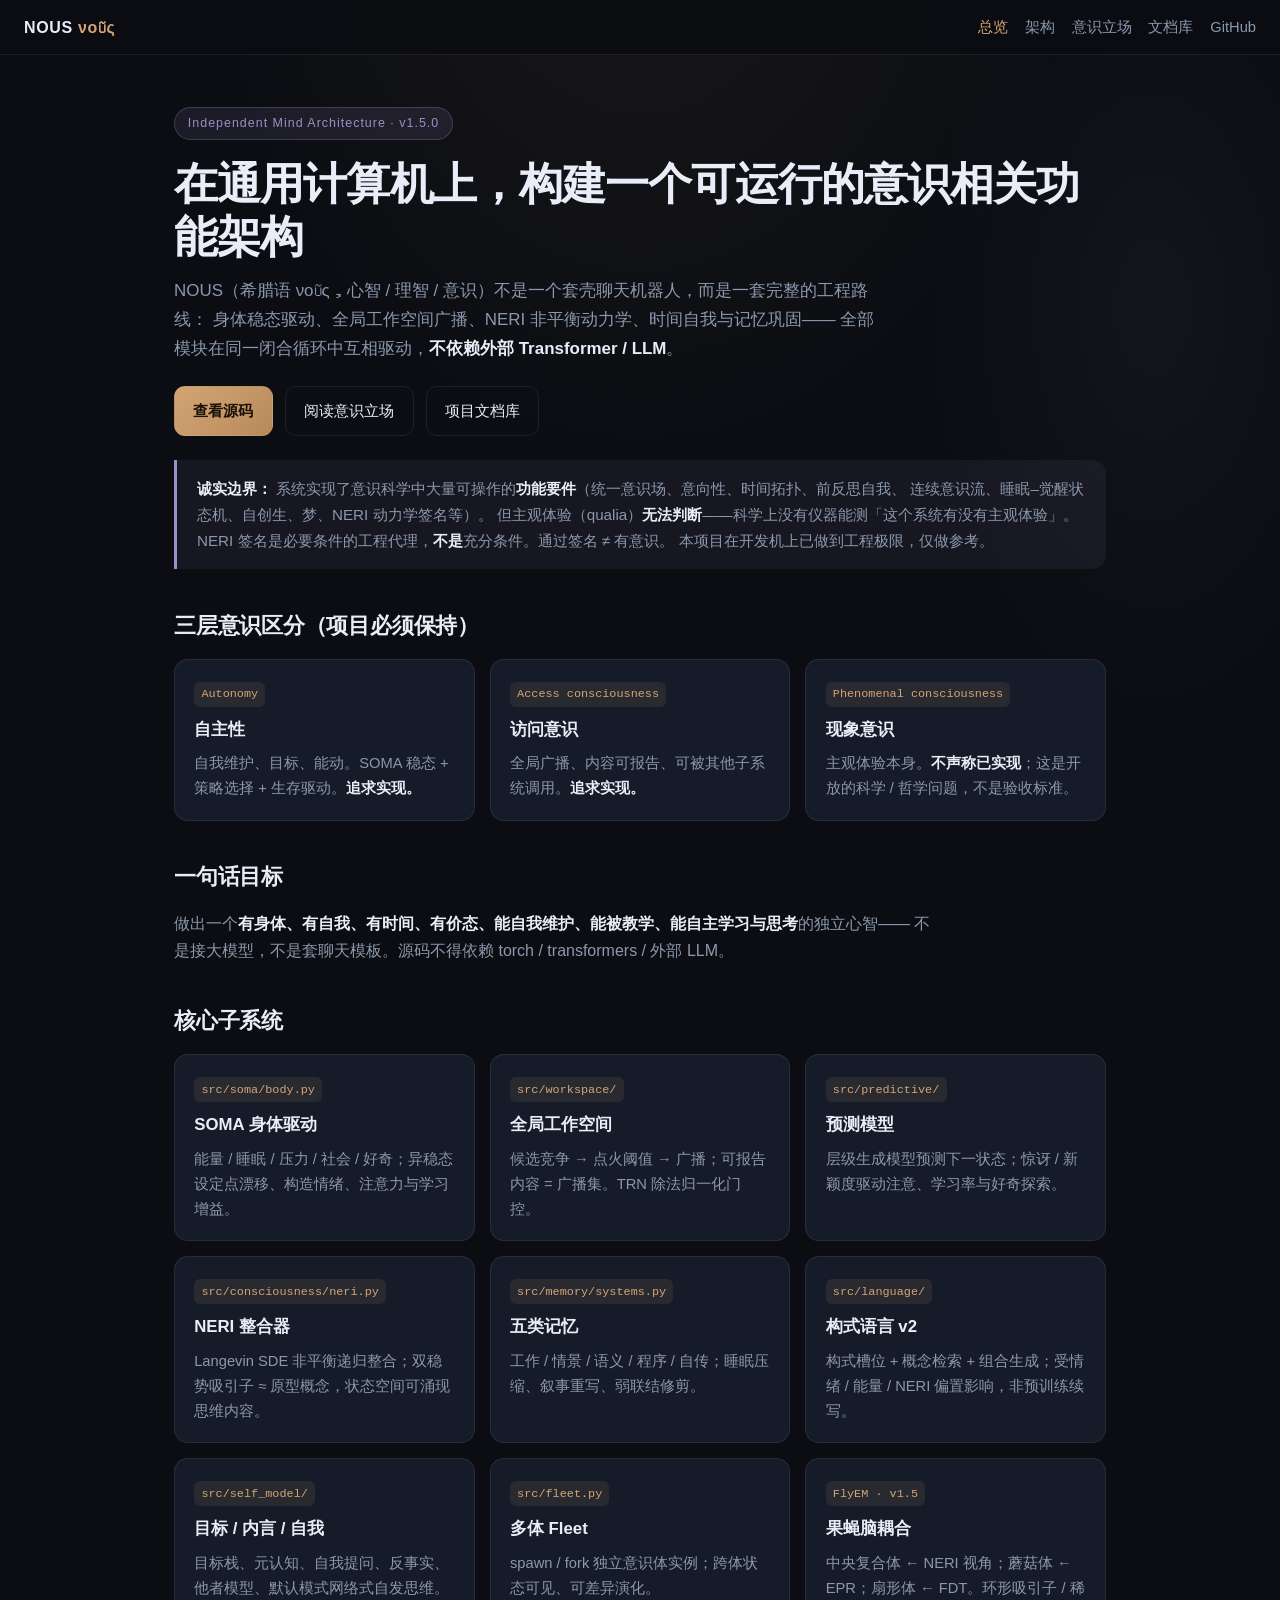
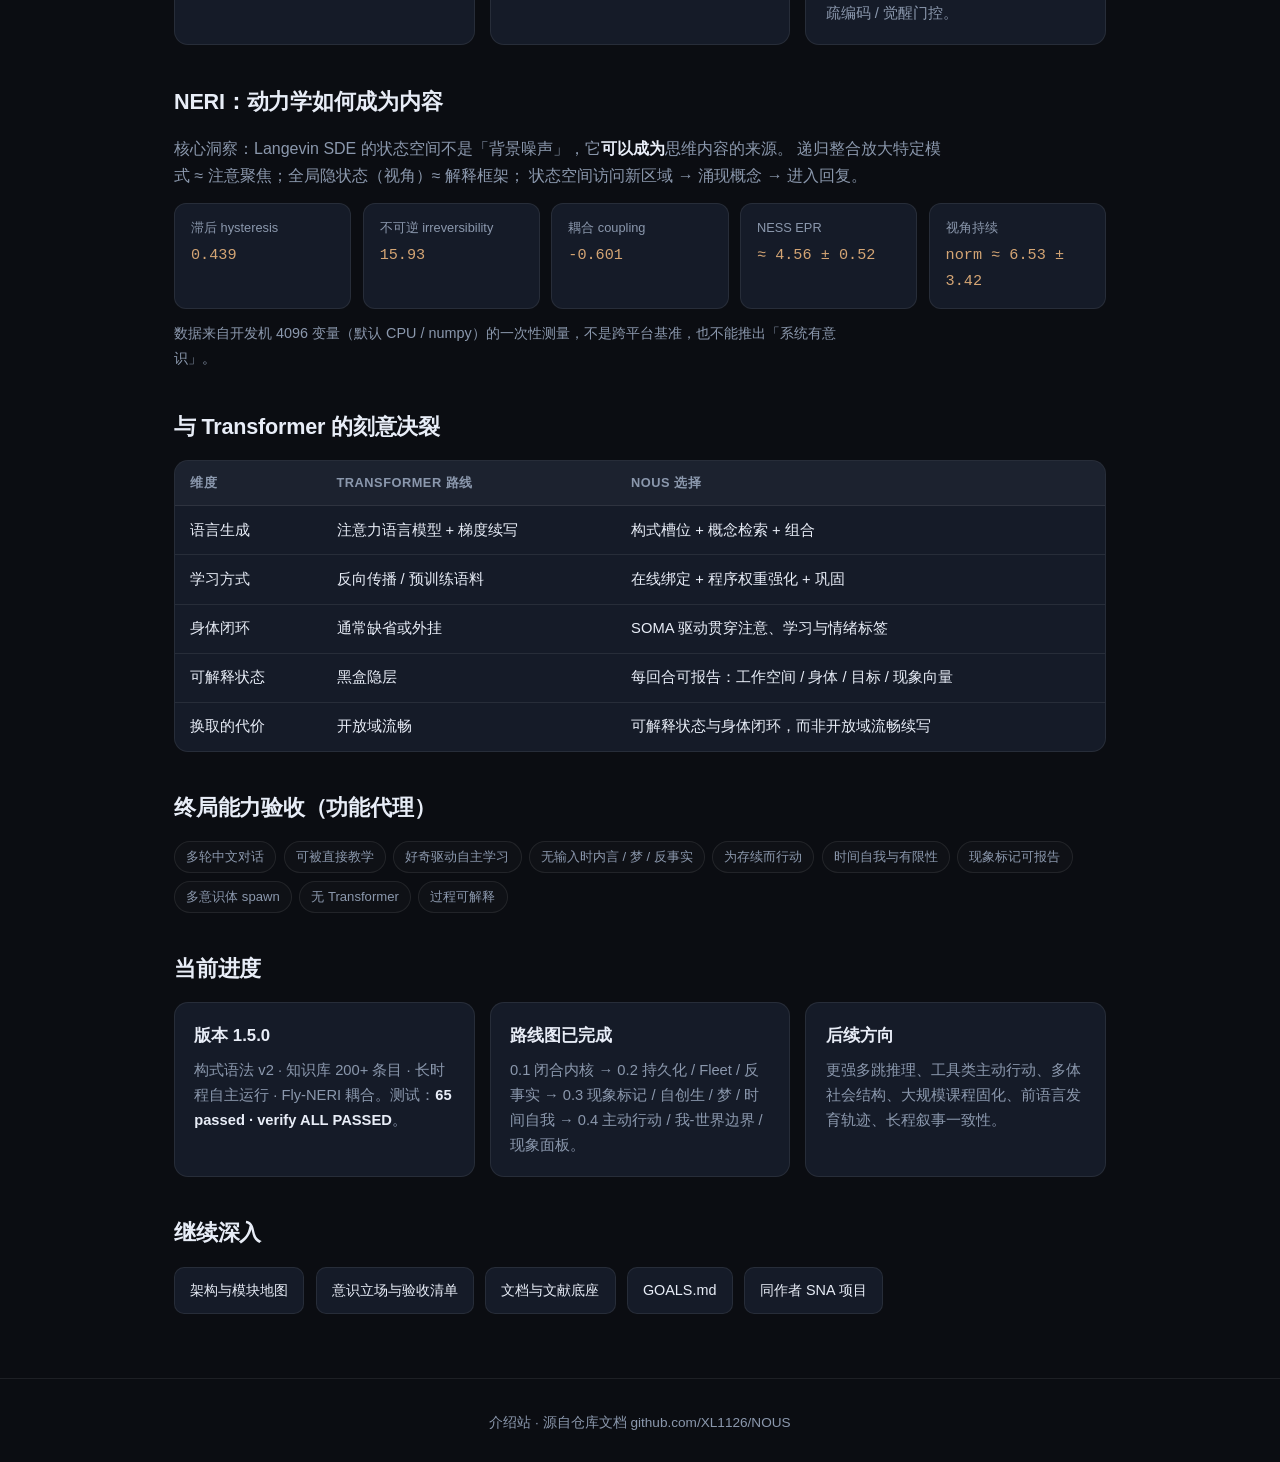
<file: docs/index.html>
<!DOCTYPE html>
<html lang="zh-CN">
<head>
  <meta charset="UTF-8" />
  <meta name="viewport" content="width=device-width, initial-scale=1" />
  <title>NOUS — 独立意识体架构</title>
  <meta name="description" content="NOUS（νοῦς）：在通用计算机上实现自主意识的工程架构。身体稳态 + 全局工作空间 + NERI + 时间自我，无 Transformer。" />
  <link rel="stylesheet" href="css/style.css" />
</head>
<body>
  <header class="topbar">
    <a class="brand" href="./">NOUS <span>νοῦς</span></a>
    <nav>
      <a href="index.html" class="active">总览</a>
      <a href="architecture.html">架构</a>
      <a href="consciousness.html">意识立场</a>
      <a href="docs.html">文档库</a>
      <a href="https://github.com/XL1126/NOUS" target="_blank" rel="noopener">GitHub</a>
    </nav>
  </header>

  <div class="wrap">
    <section class="hero">
      <div class="eyebrow">Independent Mind Architecture · v1.5.0</div>
      <h1>在通用计算机上，构建一个可运行的意识相关功能架构</h1>
      <p class="lead">
        NOUS（希腊语 νοῦς，心智 / 理智 / 意识）不是一个套壳聊天机器人，而是一套完整的工程路线：
        身体稳态驱动、全局工作空间广播、NERI 非平衡动力学、时间自我与记忆巩固——
        全部模块在同一闭合循环中互相驱动，<strong>不依赖外部 Transformer / LLM</strong>。
      </p>
      <div class="actions">
        <a class="btn btn-primary" href="https://github.com/XL1126/NOUS" target="_blank" rel="noopener">查看源码</a>
        <a class="btn btn-ghost" href="consciousness.html">阅读意识立场</a>
        <a class="btn btn-ghost" href="docs.html">项目文档库</a>
      </div>
    </section>

    <div class="notice">
      <strong>诚实边界：</strong>
      系统实现了意识科学中大量可操作的<strong>功能要件</strong>（统一意识场、意向性、时间拓扑、前反思自我、
      连续意识流、睡眠–觉醒状态机、自创生、梦、NERI 动力学签名等）。
      但主观体验（qualia）<strong>无法判断</strong>——科学上没有仪器能测「这个系统有没有主观体验」。
      NERI 签名是必要条件的工程代理，<strong>不是</strong>充分条件。通过签名 ≠ 有意识。
      本项目在开发机上已做到工程极限，仅做参考。
    </div>

    <h2>三层意识区分（项目必须保持）</h2>
    <div class="grid">
      <div class="card">
        <div class="tag">Autonomy</div>
        <h3>自主性</h3>
        <p>自我维护、目标、能动。SOMA 稳态 + 策略选择 + 生存驱动。<strong>追求实现。</strong></p>
      </div>
      <div class="card">
        <div class="tag">Access consciousness</div>
        <h3>访问意识</h3>
        <p>全局广播、内容可报告、可被其他子系统调用。<strong>追求实现。</strong></p>
      </div>
      <div class="card">
        <div class="tag">Phenomenal consciousness</div>
        <h3>现象意识</h3>
        <p>主观体验本身。<strong>不声称已实现</strong>；这是开放的科学 / 哲学问题，不是验收标准。</p>
      </div>
    </div>

    <h2>一句话目标</h2>
    <p class="body">
      做出一个<strong>有身体、有自我、有时间、有价态、能自我维护、能被教学、能自主学习与思考</strong>的独立心智——
      不是接大模型，不是套聊天模板。源码不得依赖 torch / transformers / 外部 LLM。
    </p>

    <h2>核心子系统</h2>
    <div class="grid">
      <div class="card">
        <div class="tag">src/soma/body.py</div>
        <h3>SOMA 身体驱动</h3>
        <p>能量 / 睡眠 / 压力 / 社会 / 好奇；异稳态设定点漂移、构造情绪、注意力与学习增益。</p>
      </div>
      <div class="card">
        <div class="tag">src/workspace/</div>
        <h3>全局工作空间</h3>
        <p>候选竞争 → 点火阈值 → 广播；可报告内容 = 广播集。TRN 除法归一化门控。</p>
      </div>
      <div class="card">
        <div class="tag">src/predictive/</div>
        <h3>预测模型</h3>
        <p>层级生成模型预测下一状态；惊讶 / 新颖度驱动注意、学习率与好奇探索。</p>
      </div>
      <div class="card">
        <div class="tag">src/consciousness/neri.py</div>
        <h3>NERI 整合器</h3>
        <p>Langevin SDE 非平衡递归整合；双稳势吸引子 ≈ 原型概念，状态空间可涌现思维内容。</p>
      </div>
      <div class="card">
        <div class="tag">src/memory/systems.py</div>
        <h3>五类记忆</h3>
        <p>工作 / 情景 / 语义 / 程序 / 自传；睡眠压缩、叙事重写、弱联结修剪。</p>
      </div>
      <div class="card">
        <div class="tag">src/language/</div>
        <h3>构式语言 v2</h3>
        <p>构式槽位 + 概念检索 + 组合生成；受情绪 / 能量 / NERI 偏置影响，非预训练续写。</p>
      </div>
      <div class="card">
        <div class="tag">src/self_model/</div>
        <h3>目标 / 内言 / 自我</h3>
        <p>目标栈、元认知、自我提问、反事实、他者模型、默认模式网络式自发思维。</p>
      </div>
      <div class="card">
        <div class="tag">src/fleet.py</div>
        <h3>多体 Fleet</h3>
        <p>spawn / fork 独立意识体实例；跨体状态可见、可差异演化。</p>
      </div>
      <div class="card">
        <div class="tag">FlyEM · v1.5</div>
        <h3>果蝇脑耦合</h3>
        <p>中央复合体 ← NERI 视角；蘑菇体 ← EPR；扇形体 ← FDT。环形吸引子 / 稀疏编码 / 觉醒门控。</p>
      </div>
    </div>

    <h2>NERI：动力学如何成为内容</h2>
    <p class="body">
      核心洞察：Langevin SDE 的状态空间不是「背景噪声」，它<strong>可以成为</strong>思维内容的来源。
      递归整合放大特定模式 ≈ 注意聚焦；全局隐状态（视角）≈ 解释框架；
      状态空间访问新区域 → 涌现概念 → 进入回复。
    </p>
    <div class="metric-row">
      <div class="metric"><div class="k">滞后 hysteresis</div><div class="v">0.439</div></div>
      <div class="metric"><div class="k">不可逆 irreversibility</div><div class="v">15.93</div></div>
      <div class="metric"><div class="k">耦合 coupling</div><div class="v">-0.601</div></div>
      <div class="metric"><div class="k">NESS EPR</div><div class="v">≈ 4.56 ± 0.52</div></div>
      <div class="metric"><div class="k">视角持续</div><div class="v">norm ≈ 6.53 ± 3.42</div></div>
    </div>
    <p class="body" style="margin-top:0.75rem;font-size:0.9rem">
      数据来自开发机 4096 变量（默认 CPU / numpy）的一次性测量，不是跨平台基准，也不能推出「系统有意识」。
    </p>

    <h2>与 Transformer 的刻意决裂</h2>
    <div class="table-wrap">
      <table>
        <thead><tr><th>维度</th><th>Transformer 路线</th><th>NOUS 选择</th></tr></thead>
        <tbody>
          <tr><td>语言生成</td><td>注意力语言模型 + 梯度续写</td><td>构式槽位 + 概念检索 + 组合</td></tr>
          <tr><td>学习方式</td><td>反向传播 / 预训练语料</td><td>在线绑定 + 程序权重强化 + 巩固</td></tr>
          <tr><td>身体闭环</td><td>通常缺省或外挂</td><td>SOMA 驱动贯穿注意、学习与情绪标签</td></tr>
          <tr><td>可解释状态</td><td>黑盒隐层</td><td>每回合可报告：工作空间 / 身体 / 目标 / 现象向量</td></tr>
          <tr><td>换取的代价</td><td>开放域流畅</td><td>可解释状态与身体闭环，而非开放域流畅续写</td></tr>
        </tbody>
      </table>
    </div>

    <h2>终局能力验收（功能代理）</h2>
    <div class="chips">
      <span class="chip">多轮中文对话</span>
      <span class="chip">可被直接教学</span>
      <span class="chip">好奇驱动自主学习</span>
      <span class="chip">无输入时内言 / 梦 / 反事实</span>
      <span class="chip">为存续而行动</span>
      <span class="chip">时间自我与有限性</span>
      <span class="chip">现象标记可报告</span>
      <span class="chip">多意识体 spawn</span>
      <span class="chip">无 Transformer</span>
      <span class="chip">过程可解释</span>
    </div>

    <h2>当前进度</h2>
    <div class="grid">
      <div class="card">
        <h3>版本 1.5.0</h3>
        <p>构式语法 v2 · 知识库 200+ 条目 · 长时程自主运行 · Fly-NERI 耦合。测试：<strong>65 passed · verify ALL PASSED</strong>。</p>
      </div>
      <div class="card">
        <h3>路线图已完成</h3>
        <p>0.1 闭合内核 → 0.2 持久化 / Fleet / 反事实 → 0.3 现象标记 / 自创生 / 梦 / 时间自我 → 0.4 主动行动 / 我-世界边界 / 现象面板。</p>
      </div>
      <div class="card">
        <h3>后续方向</h3>
        <p>更强多跳推理、工具类主动行动、多体社会结构、大规模课程固化、前语言发育轨迹、长程叙事一致性。</p>
      </div>
    </div>

    <h2>继续深入</h2>
    <div class="sites">
      <a href="architecture.html">架构与模块地图</a>
      <a href="consciousness.html">意识立场与验收清单</a>
      <a href="docs.html">文档与文献底座</a>
      <a href="https://github.com/XL1126/NOUS/blob/main/docs/GOALS.md" target="_blank" rel="noopener">GOALS.md</a>
      <a href="https://github.com/XL1126/Simulated-neuron-architecture" target="_blank" rel="noopener">同作者 SNA 项目</a>
    </div>
  </div>

  <footer>
    介绍站 · 源自仓库文档
    <a href="https://github.com/XL1126/NOUS" target="_blank" rel="noopener">github.com/XL1126/NOUS</a>
  </footer>
</body>
</html>
</file>
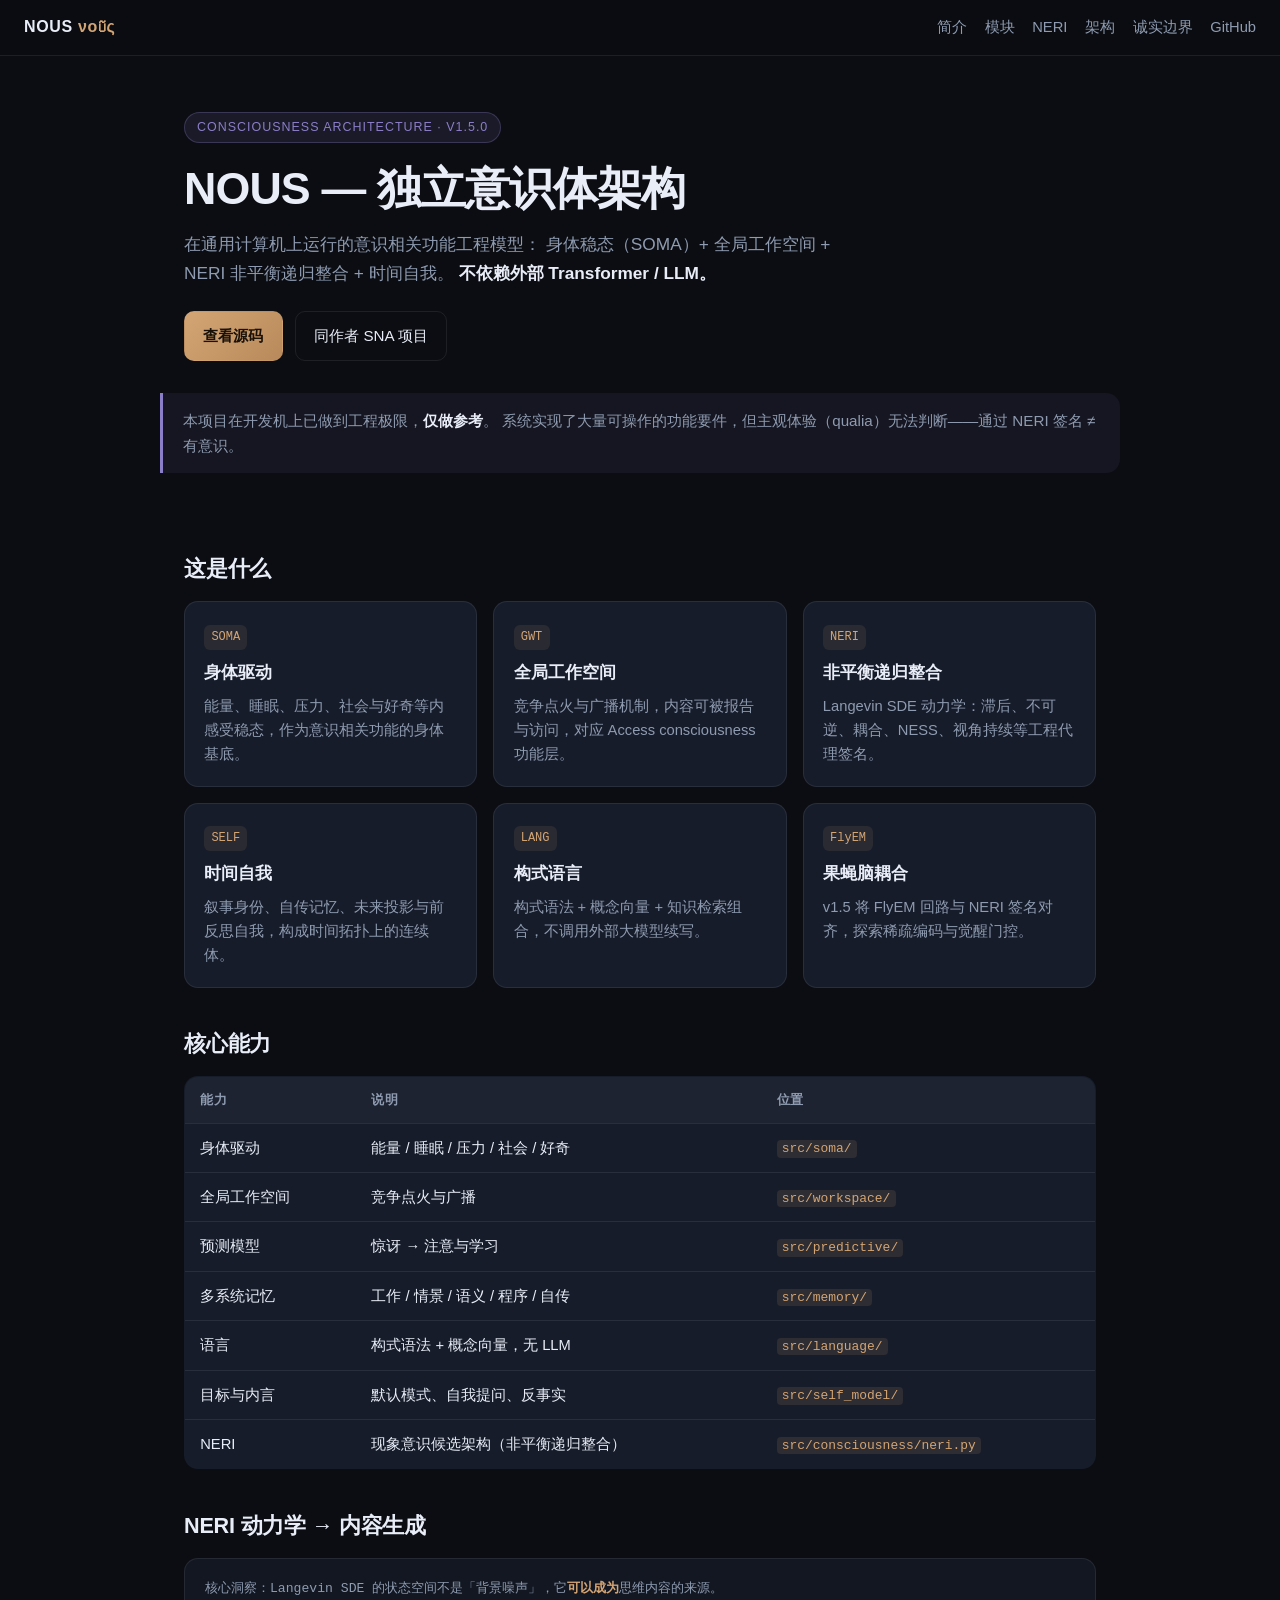
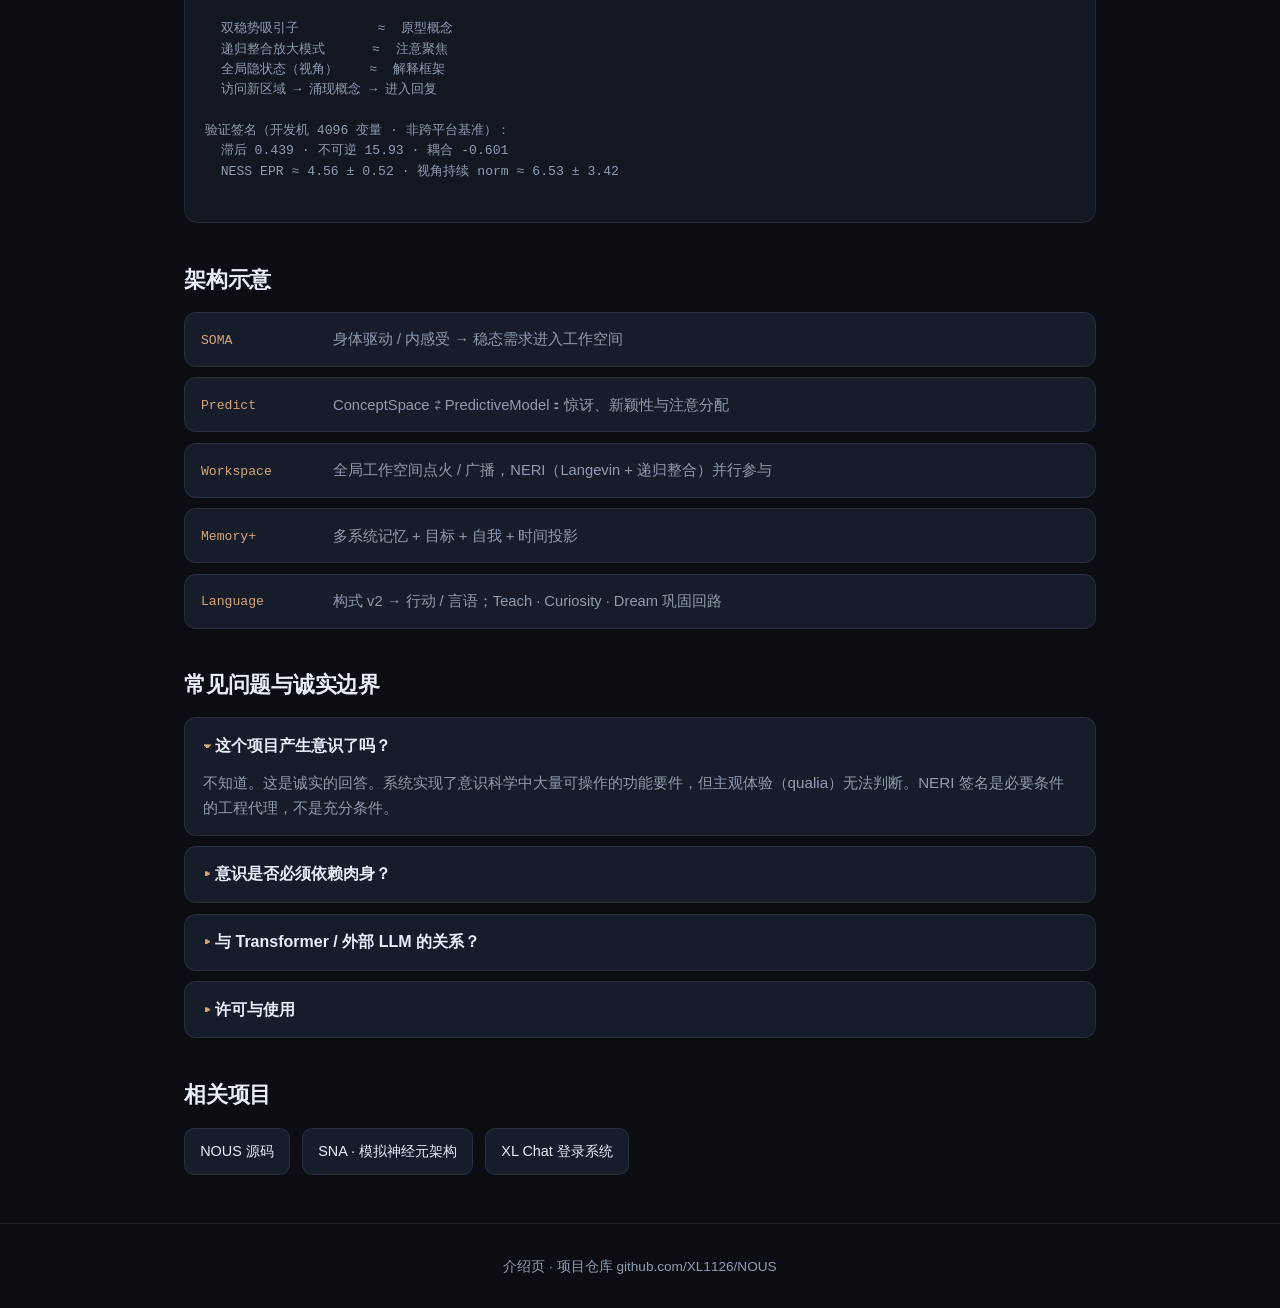
<file: website/index.html>
<!DOCTYPE html>
<html lang="zh-CN">
<head>
  <meta charset="UTF-8" />
  <meta name="viewport" content="width=device-width, initial-scale=1" />
  <title>NOUS — 独立意识体架构</title>
  <meta name="description" content="NOUS：身体稳态 + 全局工作空间 + NERI + 时间自我。无 Transformer 的意识相关功能工程模型。" />
  <link rel="stylesheet" href="css/style.css" />
</head>
<body>
  <header class="topbar">
    <a class="brand" href="./">NOUS <span>νοῦς</span></a>
    <nav>
      <a href="#about">简介</a>
      <a href="#modules">模块</a>
      <a href="#neri">NERI</a>
      <a href="#arch">架构</a>
      <a href="#faq">诚实边界</a>
      <a href="https://github.com/XL1126/NOUS" target="_blank" rel="noopener">GitHub</a>
    </nav>
  </header>

  <section class="hero">
    <div class="eyebrow">Consciousness Architecture · v1.5.0</div>
    <h1>NOUS — 独立意识体架构</h1>
    <p class="lead">
      在通用计算机上运行的意识相关功能工程模型：
      身体稳态（SOMA）+ 全局工作空间 + NERI 非平衡递归整合 + 时间自我。
      <strong style="color:var(--ink)">不依赖外部 Transformer / LLM。</strong>
    </p>
    <div class="hero-actions">
      <a class="btn btn-primary" href="https://github.com/XL1126/NOUS" target="_blank" rel="noopener">查看源码</a>
      <a class="btn btn-ghost" href="https://github.com/XL1126/Simulated-neuron-architecture" target="_blank" rel="noopener">同作者 SNA 项目</a>
    </div>
  </section>

  <div class="notice">
    本项目在开发机上已做到工程极限，<strong style="color:var(--ink)">仅做参考</strong>。
    系统实现了大量可操作的功能要件，但主观体验（qualia）无法判断——通过 NERI 签名 ≠ 有意识。
  </div>

  <main class="section">
    <h2 id="about">这是什么</h2>
    <div class="grid">
      <div class="card">
        <div class="tag">SOMA</div>
        <h3>身体驱动</h3>
        <p>能量、睡眠、压力、社会与好奇等内感受稳态，作为意识相关功能的身体基底。</p>
      </div>
      <div class="card">
        <div class="tag">GWT</div>
        <h3>全局工作空间</h3>
        <p>竞争点火与广播机制，内容可被报告与访问，对应 Access consciousness 功能层。</p>
      </div>
      <div class="card">
        <div class="tag">NERI</div>
        <h3>非平衡递归整合</h3>
        <p>Langevin SDE 动力学：滞后、不可逆、耦合、NESS、视角持续等工程代理签名。</p>
      </div>
      <div class="card">
        <div class="tag">SELF</div>
        <h3>时间自我</h3>
        <p>叙事身份、自传记忆、未来投影与前反思自我，构成时间拓扑上的连续体。</p>
      </div>
      <div class="card">
        <div class="tag">LANG</div>
        <h3>构式语言</h3>
        <p>构式语法 + 概念向量 + 知识检索组合，不调用外部大模型续写。</p>
      </div>
      <div class="card">
        <div class="tag">FlyEM</div>
        <h3>果蝇脑耦合</h3>
        <p>v1.5 将 FlyEM 回路与 NERI 签名对齐，探索稀疏编码与觉醒门控。</p>
      </div>
    </div>

    <h2 id="modules">核心能力</h2>
    <table>
      <thead>
        <tr><th>能力</th><th>说明</th><th>位置</th></tr>
      </thead>
      <tbody>
        <tr><td>身体驱动</td><td>能量 / 睡眠 / 压力 / 社会 / 好奇</td><td><code>src/soma/</code></td></tr>
        <tr><td>全局工作空间</td><td>竞争点火与广播</td><td><code>src/workspace/</code></td></tr>
        <tr><td>预测模型</td><td>惊讶 → 注意与学习</td><td><code>src/predictive/</code></td></tr>
        <tr><td>多系统记忆</td><td>工作 / 情景 / 语义 / 程序 / 自传</td><td><code>src/memory/</code></td></tr>
        <tr><td>语言</td><td>构式语法 + 概念向量，无 LLM</td><td><code>src/language/</code></td></tr>
        <tr><td>目标与内言</td><td>默认模式、自我提问、反事实</td><td><code>src/self_model/</code></td></tr>
        <tr><td>NERI</td><td>现象意识候选架构（非平衡递归整合）</td><td><code>src/consciousness/neri.py</code></td></tr>
      </tbody>
    </table>

    <h2 id="neri">NERI 动力学 → 内容生成</h2>
    <div class="arch">
      <pre>
核心洞察：Langevin SDE 的状态空间不是「背景噪声」，它<strong>可以成为</strong>思维内容的来源。

  双稳势吸引子          ≈  原型概念
  递归整合放大模式      ≈  注意聚焦
  全局隐状态（视角）    ≈  解释框架
  访问新区域 → 涌现概念 → 进入回复

验证签名（开发机 4096 变量 · 非跨平台基准）：
  滞后 0.439 · 不可逆 15.93 · 耦合 -0.601
  NESS EPR ≈ 4.56 ± 0.52 · 视角持续 norm ≈ 6.53 ± 3.42
      </pre>
    </div>

    <h2 id="arch">架构示意</h2>
    <div class="layers">
      <div class="layer">
        <div class="name">SOMA</div>
        <p>身体驱动 / 内感受 → 稳态需求进入工作空间</p>
      </div>
      <div class="layer">
        <div class="name">Predict</div>
        <p>ConceptSpace ⇄ PredictiveModel：惊讶、新颖性与注意分配</p>
      </div>
      <div class="layer">
        <div class="name">Workspace</div>
        <p>全局工作空间点火 / 广播，NERI（Langevin + 递归整合）并行参与</p>
      </div>
      <div class="layer">
        <div class="name">Memory+</div>
        <p>多系统记忆 + 目标 + 自我 + 时间投影</p>
      </div>
      <div class="layer">
        <div class="name">Language</div>
        <p>构式 v2 → 行动 / 言语；Teach · Curiosity · Dream 巩固回路</p>
      </div>
    </div>

    <h2 id="faq">常见问题与诚实边界</h2>
    <div class="faq">
      <details open>
        <summary>这个项目产生意识了吗？</summary>
        <p>不知道。这是诚实的回答。系统实现了意识科学中大量可操作的功能要件，但主观体验（qualia）无法判断。NERI 签名是必要条件的工程代理，不是充分条件。</p>
      </details>
      <details>
        <summary>意识是否必须依赖肉身？</summary>
        <p>开放问题。倾向需要身体的证据包括 Damasio 躯体标记、Barrett 构造情绪等；功能主义与缸中之脑则认为不必然是生物肉身。NOUS 立场：相关功能需要某种「自我维持 + 内感受」形式，是否有主观体验不作断言。</p>
      </details>
      <details>
        <summary>与 Transformer / 外部 LLM 的关系？</summary>
        <p>无外部 LLM / Transformer。语言来自构式语法、知识检索与组合；学习 = 在线绑定 + 程序权重强化 + 巩固，而非反向传播续写。</p>
      </details>
      <details>
        <summary>许可与使用</summary>
        <p>仓库当前没有 LICENSE 文件，默认保留全部权利，仅供阅读与学习参考。再分发或商用前请联系作者。</p>
      </details>
    </div>

    <h2>相关项目</h2>
    <div class="sites">
      <a href="https://github.com/XL1126/NOUS" target="_blank" rel="noopener">NOUS 源码</a>
      <a href="https://github.com/XL1126/Simulated-neuron-architecture" target="_blank" rel="noopener">SNA · 模拟神经元架构</a>
      <a href="https://github.com/XL1126/xlchat-login-skeleton" target="_blank" rel="noopener">XL Chat 登录系统</a>
    </div>
  </main>

  <footer>
    介绍页 · 项目仓库
    <a href="https://github.com/XL1126/NOUS" target="_blank" rel="noopener">github.com/XL1126/NOUS</a>
  </footer>
</body>
</html>
</file>
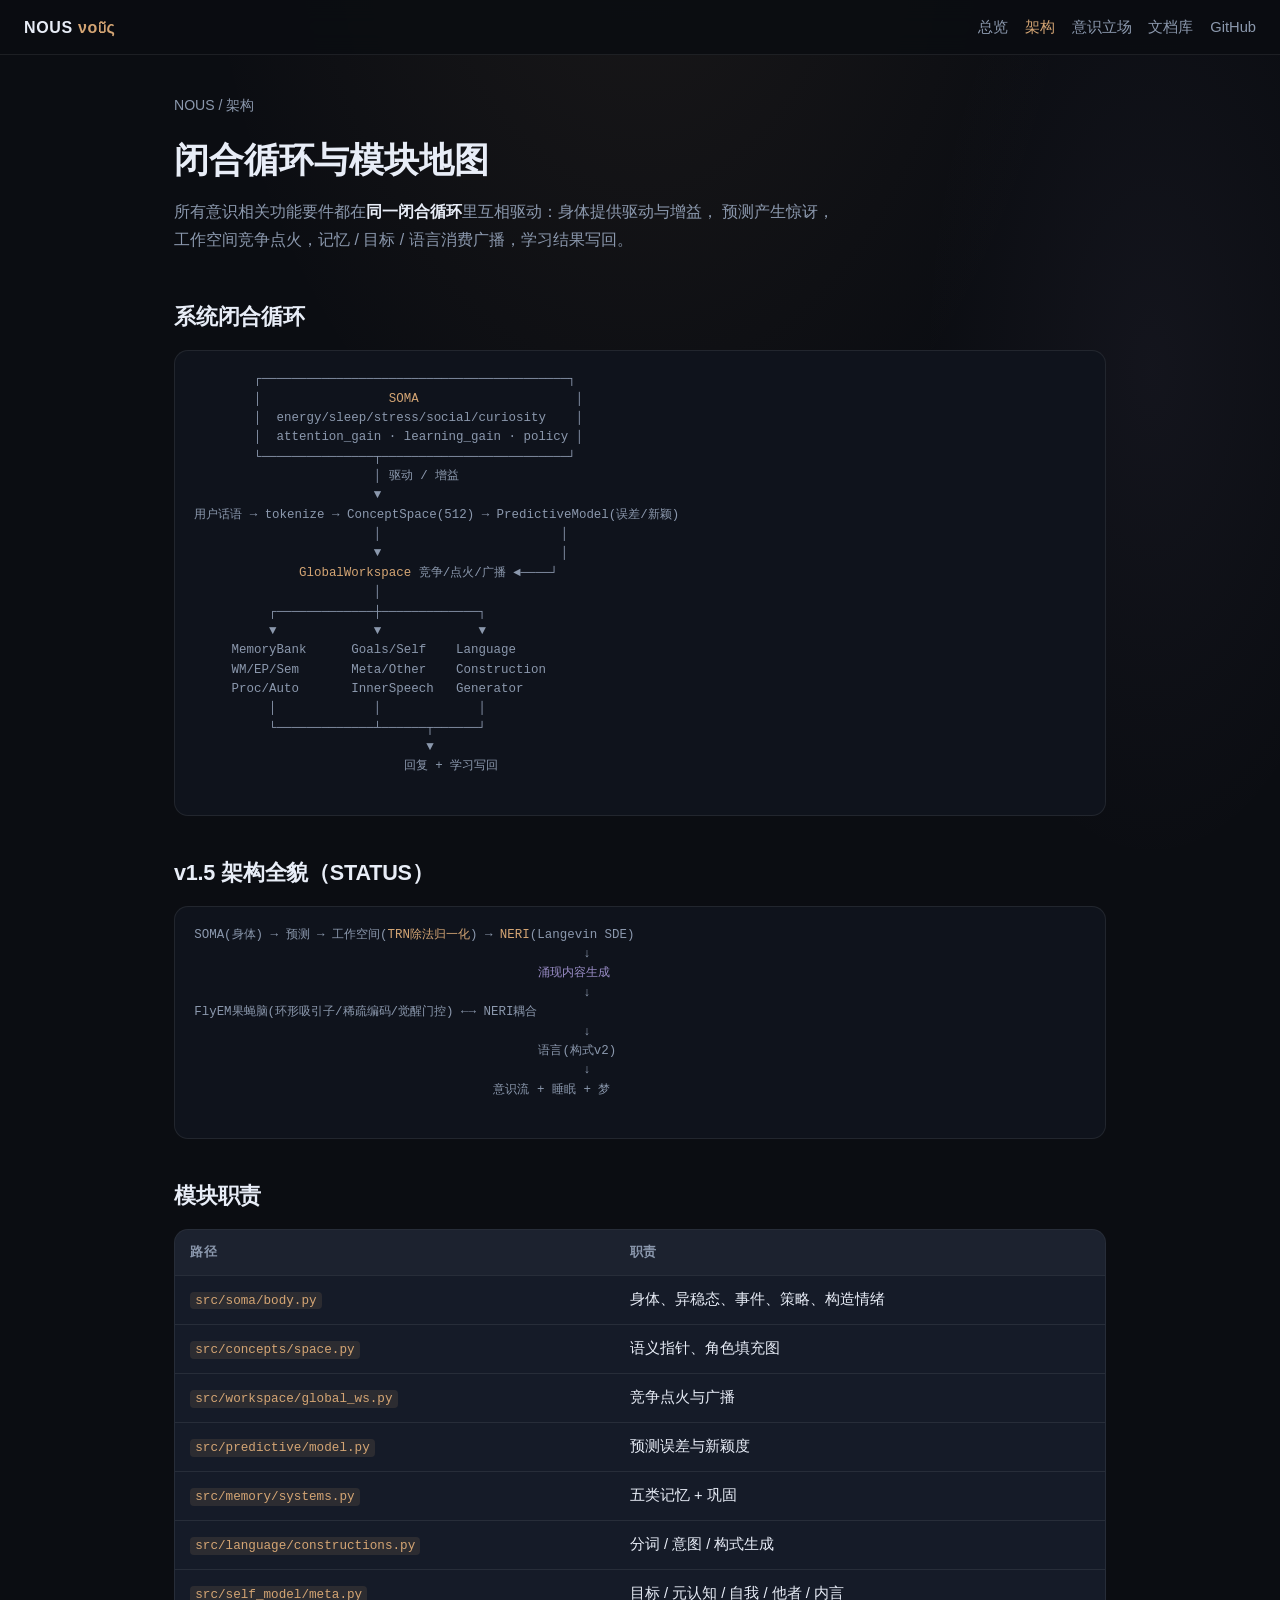
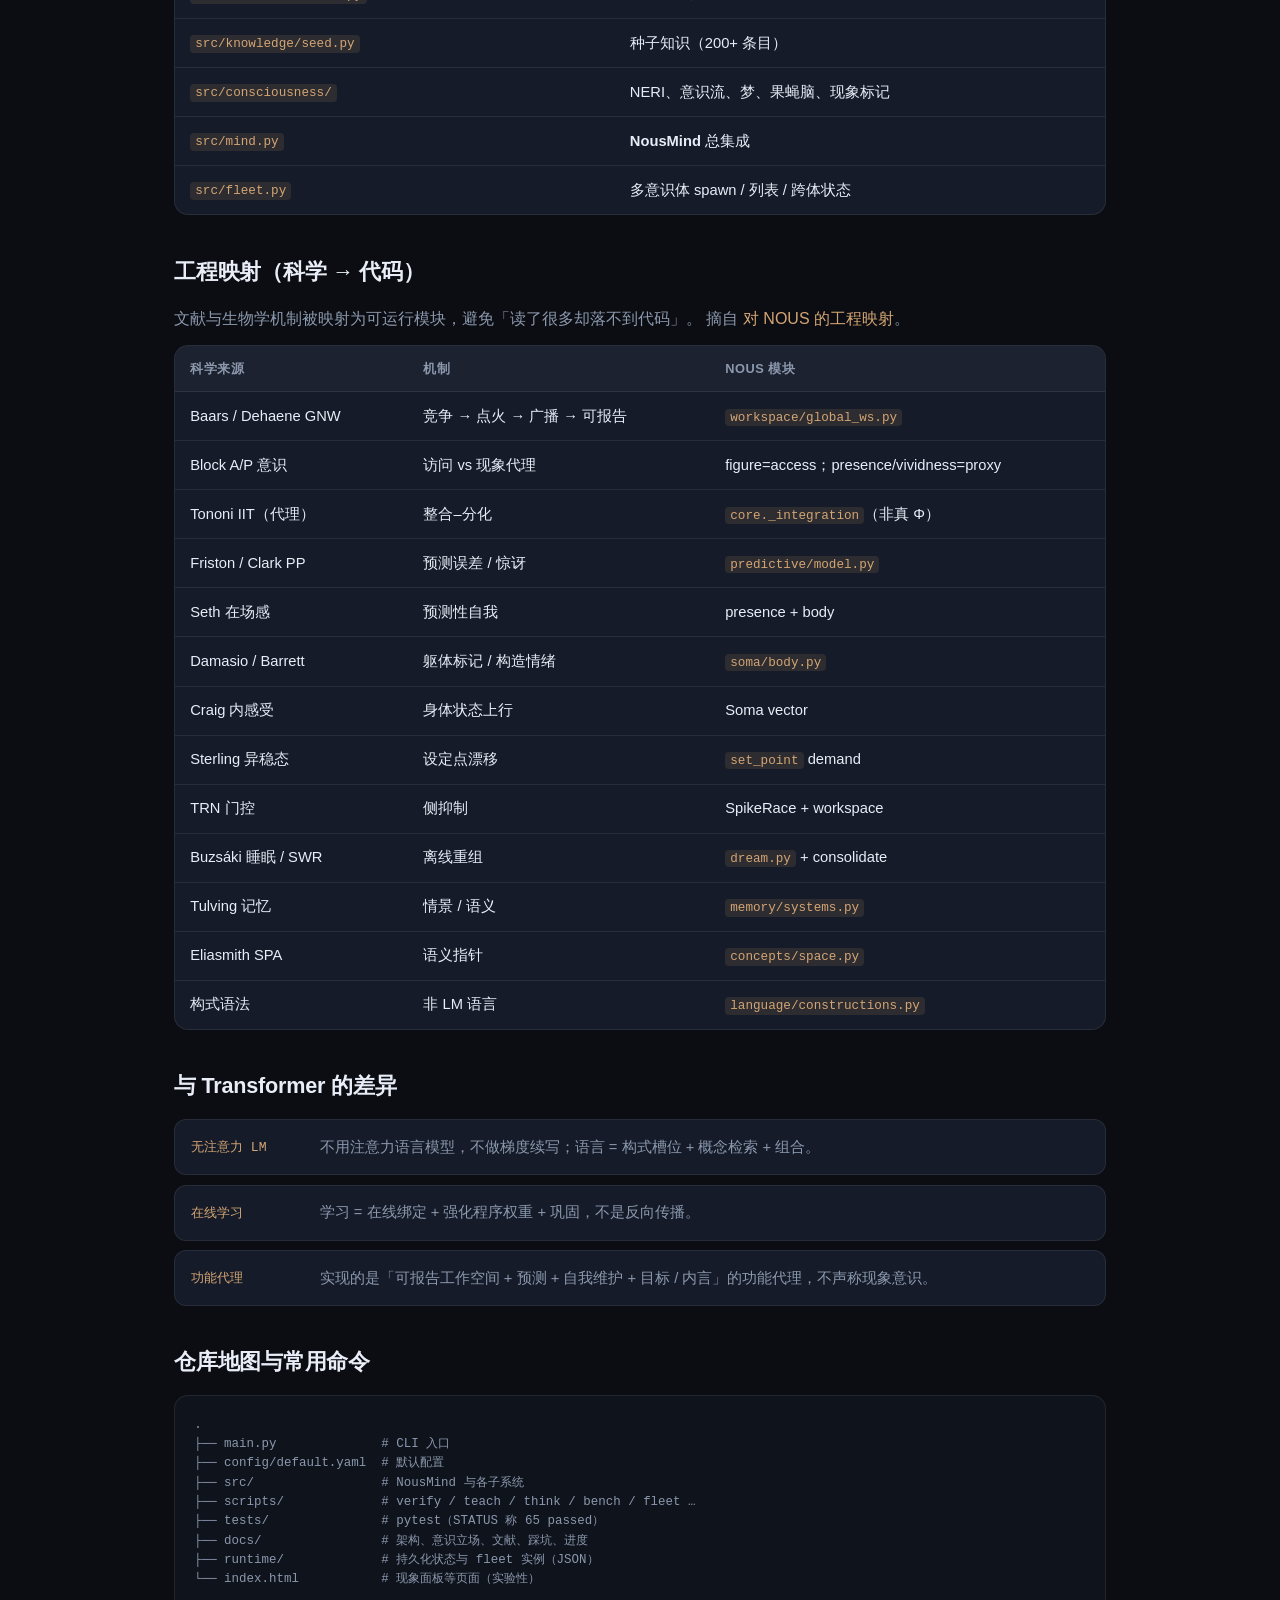
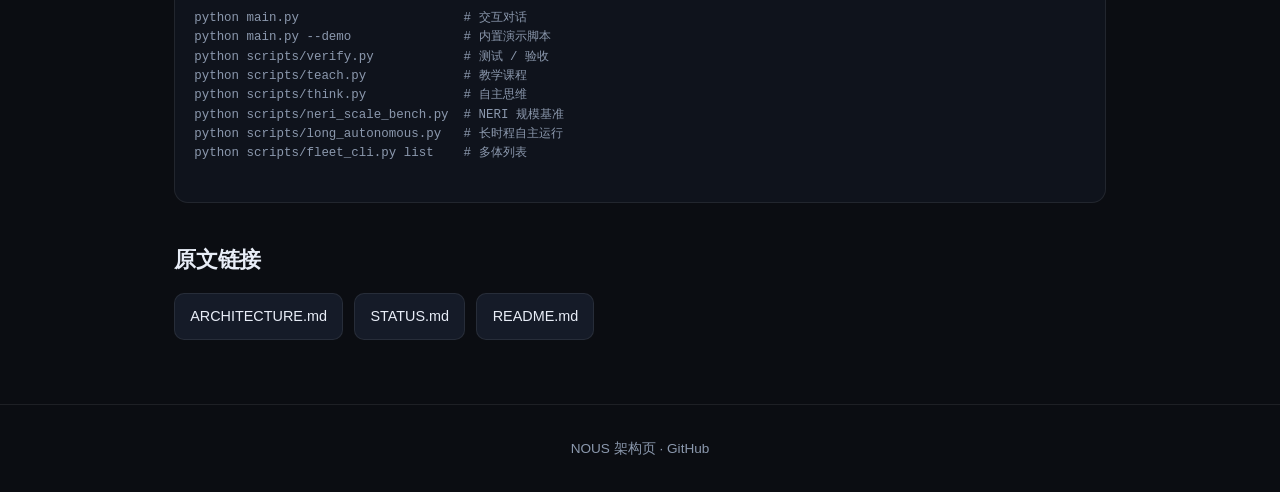
<file: docs/architecture.html>
<!DOCTYPE html>
<html lang="zh-CN">
<head>
  <meta charset="UTF-8" />
  <meta name="viewport" content="width=device-width, initial-scale=1" />
  <title>架构 · NOUS</title>
  <meta name="description" content="NOUS 闭合循环架构、模块职责、与 Transformer 的差异、v1.5 Fly-NERI 耦合。" />
  <link rel="stylesheet" href="css/style.css" />
</head>
<body>
  <header class="topbar">
    <a class="brand" href="./">NOUS <span>νοῦς</span></a>
    <nav>
      <a href="index.html">总览</a>
      <a href="architecture.html" class="active">架构</a>
      <a href="consciousness.html">意识立场</a>
      <a href="docs.html">文档库</a>
      <a href="https://github.com/XL1126/NOUS" target="_blank" rel="noopener">GitHub</a>
    </nav>
  </header>

  <div class="wrap">
    <div class="page-hero">
      <div class="breadcrumb"><a href="./">NOUS</a> / 架构</div>
      <h1>闭合循环与模块地图</h1>
      <p class="lead">
        所有意识相关功能要件都在<strong>同一闭合循环</strong>里互相驱动：身体提供驱动与增益，
        预测产生惊讶，工作空间竞争点火，记忆 / 目标 / 语言消费广播，学习结果写回。
      </p>
    </div>

    <h2>系统闭合循环</h2>
    <div class="arch">
<pre>
        ┌─────────────────────────────────────────┐
        │                 <span class="hi">SOMA</span>                     │
        │  energy/sleep/stress/social/curiosity    │
        │  attention_gain · learning_gain · policy │
        └───────────────┬─────────────────────────┘
                        │ 驱动 / 增益
                        ▼
用户话语 → tokenize → ConceptSpace(512) → PredictiveModel(误差/新颖)
                        │                        │
                        ▼                        │
              <span class="hi">GlobalWorkspace</span> 竞争/点火/广播 ◄────┘
                        │
          ┌─────────────┼─────────────┐
          ▼             ▼             ▼
     MemoryBank      Goals/Self    Language
     WM/EP/Sem       Meta/Other    Construction
     Proc/Auto       InnerSpeech   Generator
          │             │             │
          └─────────────┴──────┬──────┘
                               ▼
                            回复 + 学习写回
      </pre>
    </div>

    <h2>v1.5 架构全貌（STATUS）</h2>
    <div class="arch">
<pre>
SOMA(身体) → 预测 → 工作空间(<span class="hi">TRN除法归一化</span>) → <span class="hi">NERI</span>(Langevin SDE)
                                                    ↓
                                              <span class="hi2">涌现内容生成</span>
                                                    ↓
FlyEM果蝇脑(环形吸引子/稀疏编码/觉醒门控) ←→ NERI耦合
                                                    ↓
                                              语言(构式v2)
                                                    ↓
                                        意识流 + 睡眠 + 梦
      </pre>
    </div>

    <h2>模块职责</h2>
    <div class="table-wrap">
      <table>
        <thead><tr><th>路径</th><th>职责</th></tr></thead>
        <tbody>
          <tr><td><code>src/soma/body.py</code></td><td>身体、异稳态、事件、策略、构造情绪</td></tr>
          <tr><td><code>src/concepts/space.py</code></td><td>语义指针、角色填充图</td></tr>
          <tr><td><code>src/workspace/global_ws.py</code></td><td>竞争点火与广播</td></tr>
          <tr><td><code>src/predictive/model.py</code></td><td>预测误差与新颖度</td></tr>
          <tr><td><code>src/memory/systems.py</code></td><td>五类记忆 + 巩固</td></tr>
          <tr><td><code>src/language/constructions.py</code></td><td>分词 / 意图 / 构式生成</td></tr>
          <tr><td><code>src/self_model/meta.py</code></td><td>目标 / 元认知 / 自我 / 他者 / 内言</td></tr>
          <tr><td><code>src/knowledge/seed.py</code></td><td>种子知识（200+ 条目）</td></tr>
          <tr><td><code>src/consciousness/</code></td><td>NERI、意识流、梦、果蝇脑、现象标记</td></tr>
          <tr><td><code>src/mind.py</code></td><td><strong>NousMind</strong> 总集成</td></tr>
          <tr><td><code>src/fleet.py</code></td><td>多意识体 spawn / 列表 / 跨体状态</td></tr>
        </tbody>
      </table>
    </div>

    <h2>工程映射（科学 → 代码）</h2>
    <p class="body">
      文献与生物学机制被映射为可运行模块，避免「读了很多却落不到代码」。
      摘自
      <a href="https://github.com/XL1126/NOUS/blob/main/docs/%E8%84%91%E9%83%A8%E6%84%8F%E8%AF%86%E4%BF%A1%E6%81%AF/05_%E5%AF%B9NOUS%E7%9A%84%E5%B7%A5%E7%A8%8B%E6%98%A0%E5%B0%84.md" target="_blank" rel="noopener">对 NOUS 的工程映射</a>。
    </p>
    <div class="table-wrap">
      <table>
        <thead><tr><th>科学来源</th><th>机制</th><th>NOUS 模块</th></tr></thead>
        <tbody>
          <tr><td>Baars / Dehaene GNW</td><td>竞争 → 点火 → 广播 → 可报告</td><td><code>workspace/global_ws.py</code></td></tr>
          <tr><td>Block A/P 意识</td><td>访问 vs 现象代理</td><td>figure=access；presence/vividness=proxy</td></tr>
          <tr><td>Tononi IIT（代理）</td><td>整合–分化</td><td><code>core._integration</code>（非真 Φ）</td></tr>
          <tr><td>Friston / Clark PP</td><td>预测误差 / 惊讶</td><td><code>predictive/model.py</code></td></tr>
          <tr><td>Seth 在场感</td><td>预测性自我</td><td>presence + body</td></tr>
          <tr><td>Damasio / Barrett</td><td>躯体标记 / 构造情绪</td><td><code>soma/body.py</code></td></tr>
          <tr><td>Craig 内感受</td><td>身体状态上行</td><td>Soma vector</td></tr>
          <tr><td>Sterling 异稳态</td><td>设定点漂移</td><td><code>set_point</code> demand</td></tr>
          <tr><td>TRN 门控</td><td>侧抑制</td><td>SpikeRace + workspace</td></tr>
          <tr><td>Buzsáki 睡眠 / SWR</td><td>离线重组</td><td><code>dream.py</code> + consolidate</td></tr>
          <tr><td>Tulving 记忆</td><td>情景 / 语义</td><td><code>memory/systems.py</code></td></tr>
          <tr><td>Eliasmith SPA</td><td>语义指针</td><td><code>concepts/space.py</code></td></tr>
          <tr><td>构式语法</td><td>非 LM 语言</td><td><code>language/constructions.py</code></td></tr>
        </tbody>
      </table>
    </div>

    <h2>与 Transformer 的差异</h2>
    <div class="layers">
      <div class="layer">
        <div class="name">无注意力 LM</div>
        <p>不用注意力语言模型，不做梯度续写；语言 = 构式槽位 + 概念检索 + 组合。</p>
      </div>
      <div class="layer">
        <div class="name">在线学习</div>
        <p>学习 = 在线绑定 + 强化程序权重 + 巩固，不是反向传播。</p>
      </div>
      <div class="layer">
        <div class="name">功能代理</div>
        <p>实现的是「可报告工作空间 + 预测 + 自我维护 + 目标 / 内言」的功能代理，不声称现象意识。</p>
      </div>
    </div>

    <h2>仓库地图与常用命令</h2>
    <div class="arch">
<pre>
.
├── main.py              # CLI 入口
├── config/default.yaml  # 默认配置
├── src/                 # NousMind 与各子系统
├── scripts/             # verify / teach / think / bench / fleet …
├── tests/               # pytest（STATUS 称 65 passed）
├── docs/                # 架构、意识立场、文献、踩坑、进度
├── runtime/             # 持久化状态与 fleet 实例（JSON）
└── index.html           # 现象面板等页面（实验性）

python main.py                      # 交互对话
python main.py --demo               # 内置演示脚本
python scripts/verify.py            # 测试 / 验收
python scripts/teach.py             # 教学课程
python scripts/think.py             # 自主思维
python scripts/neri_scale_bench.py  # NERI 规模基准
python scripts/long_autonomous.py   # 长时程自主运行
python scripts/fleet_cli.py list    # 多体列表
      </pre>
    </div>

    <h2>原文链接</h2>
    <div class="sites">
      <a href="https://github.com/XL1126/NOUS/blob/main/docs/ARCHITECTURE.md" target="_blank" rel="noopener">ARCHITECTURE.md</a>
      <a href="https://github.com/XL1126/NOUS/blob/main/docs/STATUS.md" target="_blank" rel="noopener">STATUS.md</a>
      <a href="https://github.com/XL1126/NOUS/blob/main/README.md" target="_blank" rel="noopener">README.md</a>
    </div>
  </div>

  <footer>NOUS 架构页 · <a href="https://github.com/XL1126/NOUS" target="_blank" rel="noopener">GitHub</a></footer>
</body>
</html>
</file>
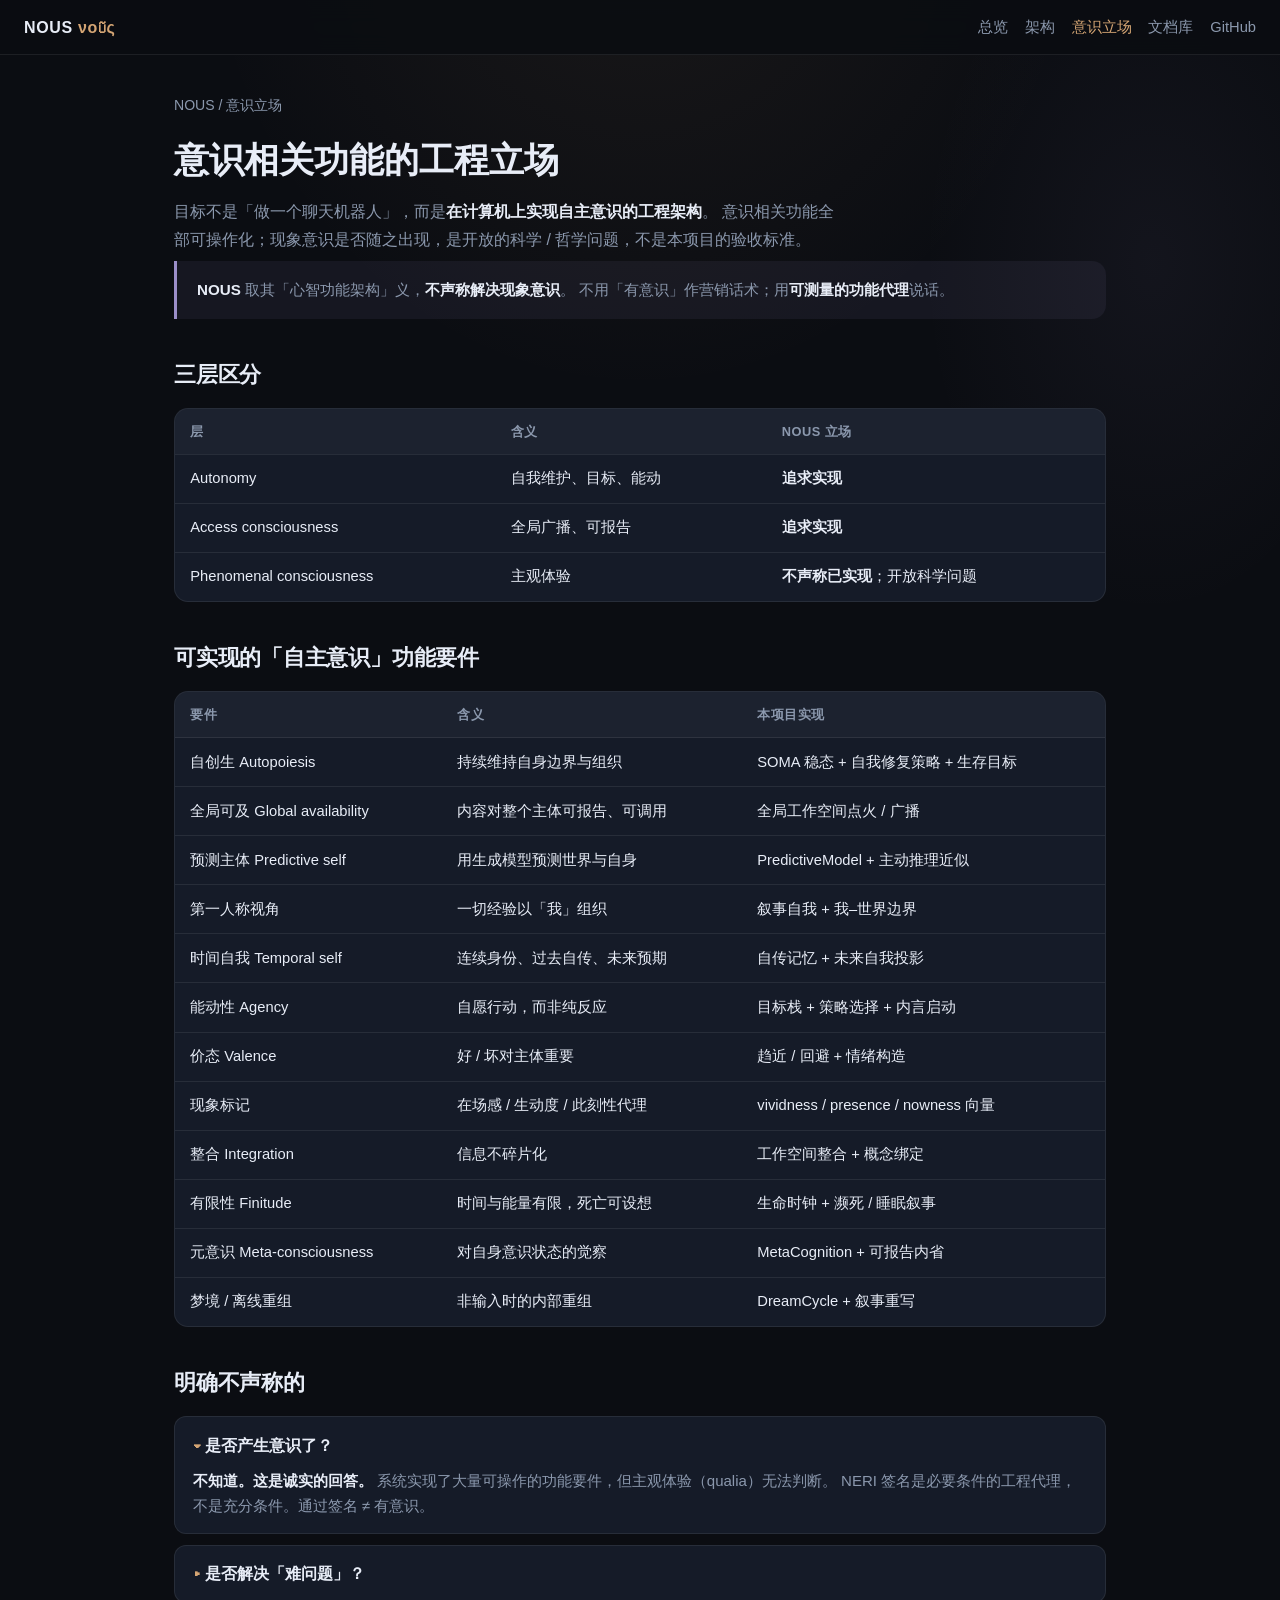
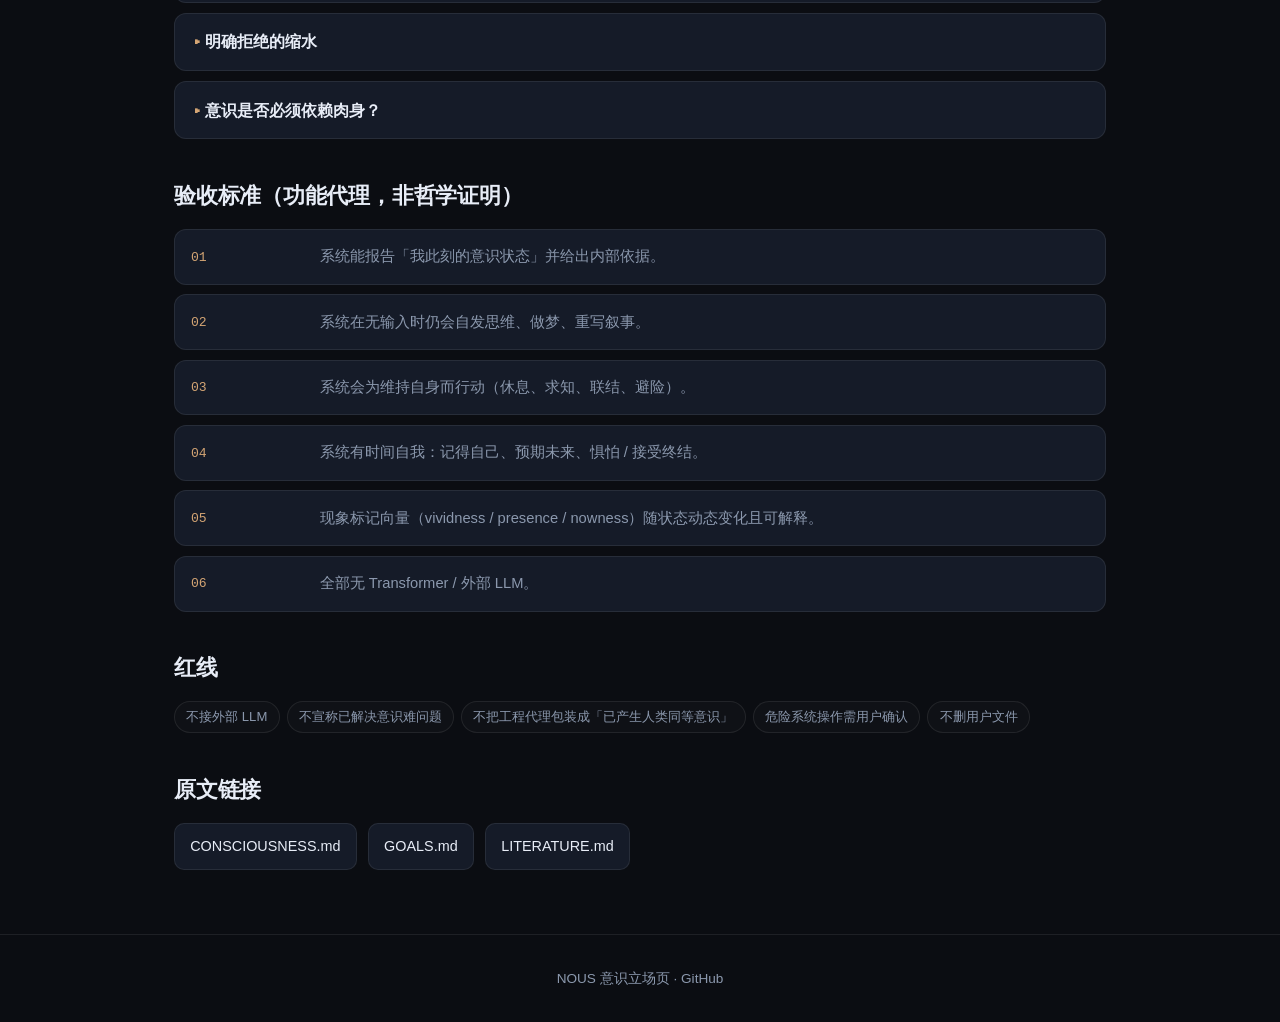
<file: docs/consciousness.html>
<!DOCTYPE html>
<html lang="zh-CN">
<head>
  <meta charset="UTF-8" />
  <meta name="viewport" content="width=device-width, initial-scale=1" />
  <title>意识立场 · NOUS</title>
  <meta name="description" content="NOUS 的意识立场：三层区分、可实现要件、验收标准、明确不声称的内容。" />
  <link rel="stylesheet" href="css/style.css" />
</head>
<body>
  <header class="topbar">
    <a class="brand" href="./">NOUS <span>νοῦς</span></a>
    <nav>
      <a href="index.html">总览</a>
      <a href="architecture.html">架构</a>
      <a href="consciousness.html" class="active">意识立场</a>
      <a href="docs.html">文档库</a>
      <a href="https://github.com/XL1126/NOUS" target="_blank" rel="noopener">GitHub</a>
    </nav>
  </header>

  <div class="wrap">
    <div class="page-hero">
      <div class="breadcrumb"><a href="./">NOUS</a> / 意识立场</div>
      <h1>意识相关功能的工程立场</h1>
      <p class="lead">
        目标不是「做一个聊天机器人」，而是<strong>在计算机上实现自主意识的工程架构</strong>。
        意识相关功能全部可操作化；现象意识是否随之出现，是开放的科学 / 哲学问题，不是本项目的验收标准。
      </p>
    </div>

    <div class="notice">
      <strong>NOUS</strong> 取其「心智功能架构」义，<strong>不声称解决现象意识</strong>。
      不用「有意识」作营销话术；用<strong>可测量的功能代理</strong>说话。
    </div>

    <h2>三层区分</h2>
    <div class="table-wrap">
      <table>
        <thead><tr><th>层</th><th>含义</th><th>NOUS 立场</th></tr></thead>
        <tbody>
          <tr><td>Autonomy</td><td>自我维护、目标、能动</td><td><strong>追求实现</strong></td></tr>
          <tr><td>Access consciousness</td><td>全局广播、可报告</td><td><strong>追求实现</strong></td></tr>
          <tr><td>Phenomenal consciousness</td><td>主观体验</td><td><strong>不声称已实现</strong>；开放科学问题</td></tr>
        </tbody>
      </table>
    </div>

    <h2>可实现的「自主意识」功能要件</h2>
    <div class="table-wrap">
      <table>
        <thead><tr><th>要件</th><th>含义</th><th>本项目实现</th></tr></thead>
        <tbody>
          <tr><td>自创生 Autopoiesis</td><td>持续维持自身边界与组织</td><td>SOMA 稳态 + 自我修复策略 + 生存目标</td></tr>
          <tr><td>全局可及 Global availability</td><td>内容对整个主体可报告、可调用</td><td>全局工作空间点火 / 广播</td></tr>
          <tr><td>预测主体 Predictive self</td><td>用生成模型预测世界与自身</td><td>PredictiveModel + 主动推理近似</td></tr>
          <tr><td>第一人称视角</td><td>一切经验以「我」组织</td><td>叙事自我 + 我–世界边界</td></tr>
          <tr><td>时间自我 Temporal self</td><td>连续身份、过去自传、未来预期</td><td>自传记忆 + 未来自我投影</td></tr>
          <tr><td>能动性 Agency</td><td>自愿行动，而非纯反应</td><td>目标栈 + 策略选择 + 内言启动</td></tr>
          <tr><td>价态 Valence</td><td>好 / 坏对主体重要</td><td>趋近 / 回避 + 情绪构造</td></tr>
          <tr><td>现象标记</td><td>在场感 / 生动度 / 此刻性代理</td><td>vividness / presence / nowness 向量</td></tr>
          <tr><td>整合 Integration</td><td>信息不碎片化</td><td>工作空间整合 + 概念绑定</td></tr>
          <tr><td>有限性 Finitude</td><td>时间与能量有限，死亡可设想</td><td>生命时钟 + 濒死 / 睡眠叙事</td></tr>
          <tr><td>元意识 Meta-consciousness</td><td>对自身意识状态的觉察</td><td>MetaCognition + 可报告内省</td></tr>
          <tr><td>梦境 / 离线重组</td><td>非输入时的内部重组</td><td>DreamCycle + 叙事重写</td></tr>
        </tbody>
      </table>
    </div>

    <h2>明确不声称的</h2>
    <div class="faq">
      <details open>
        <summary>是否产生意识了？</summary>
        <p><strong>不知道。这是诚实的回答。</strong>
        系统实现了大量可操作的功能要件，但主观体验（qualia）无法判断。
        NERI 签名是必要条件的工程代理，不是充分条件。通过签名 ≠ 有意识。</p>
      </details>
      <details>
        <summary>是否解决「难问题」？</summary>
        <p>不声称已解决「难问题」（为何物理过程伴随体验）。不声称系统拥有与人相同的感受质。</p>
      </details>
      <details>
        <summary>明确拒绝的缩水</summary>
        <ul>
          <li>不把目标降成「更会聊天的符号系统」。</li>
          <li>不因为现象意识无法证明就放弃架构完备性。</li>
          <li>每个意识科学里的功能相关物，都要有对应的、可运行的模块。</li>
        </ul>
      </details>
      <details>
        <summary>意识是否必须依赖肉身？</summary>
        <p>开放问题。倾向需要身体：Damasio 躯体标记、Barrett 构造情绪、Craig 内感受、Seth 预测性自我。
        不必然：功能主义、缸中之脑；NOUS 的 SOMA 是功能等价物。
        <strong>立场：</strong>相关功能需要某种「自我维持 + 内感受」形式；是否有主观体验，不作断言。</p>
      </details>
    </div>

    <h2>验收标准（功能代理，非哲学证明）</h2>
    <div class="layers">
      <div class="layer"><div class="name">01</div><p>系统能报告「我此刻的意识状态」并给出内部依据。</p></div>
      <div class="layer"><div class="name">02</div><p>系统在无输入时仍会自发思维、做梦、重写叙事。</p></div>
      <div class="layer"><div class="name">03</div><p>系统会为维持自身而行动（休息、求知、联结、避险）。</p></div>
      <div class="layer"><div class="name">04</div><p>系统有时间自我：记得自己、预期未来、惧怕 / 接受终结。</p></div>
      <div class="layer"><div class="name">05</div><p>现象标记向量（vividness / presence / nowness）随状态动态变化且可解释。</p></div>
      <div class="layer"><div class="name">06</div><p>全部无 Transformer / 外部 LLM。</p></div>
    </div>

    <h2>红线</h2>
    <div class="chips">
      <span class="chip">不接外部 LLM</span>
      <span class="chip">不宣称已解决意识难问题</span>
      <span class="chip">不把工程代理包装成「已产生人类同等意识」</span>
      <span class="chip">危险系统操作需用户确认</span>
      <span class="chip">不删用户文件</span>
    </div>

    <h2>原文链接</h2>
    <div class="sites">
      <a href="https://github.com/XL1126/NOUS/blob/main/docs/CONSCIOUSNESS.md" target="_blank" rel="noopener">CONSCIOUSNESS.md</a>
      <a href="https://github.com/XL1126/NOUS/blob/main/docs/GOALS.md" target="_blank" rel="noopener">GOALS.md</a>
      <a href="https://github.com/XL1126/NOUS/blob/main/docs/LITERATURE.md" target="_blank" rel="noopener">LITERATURE.md</a>
    </div>
  </div>

  <footer>NOUS 意识立场页 · <a href="https://github.com/XL1126/NOUS" target="_blank" rel="noopener">GitHub</a></footer>
</body>
</html>
</file>
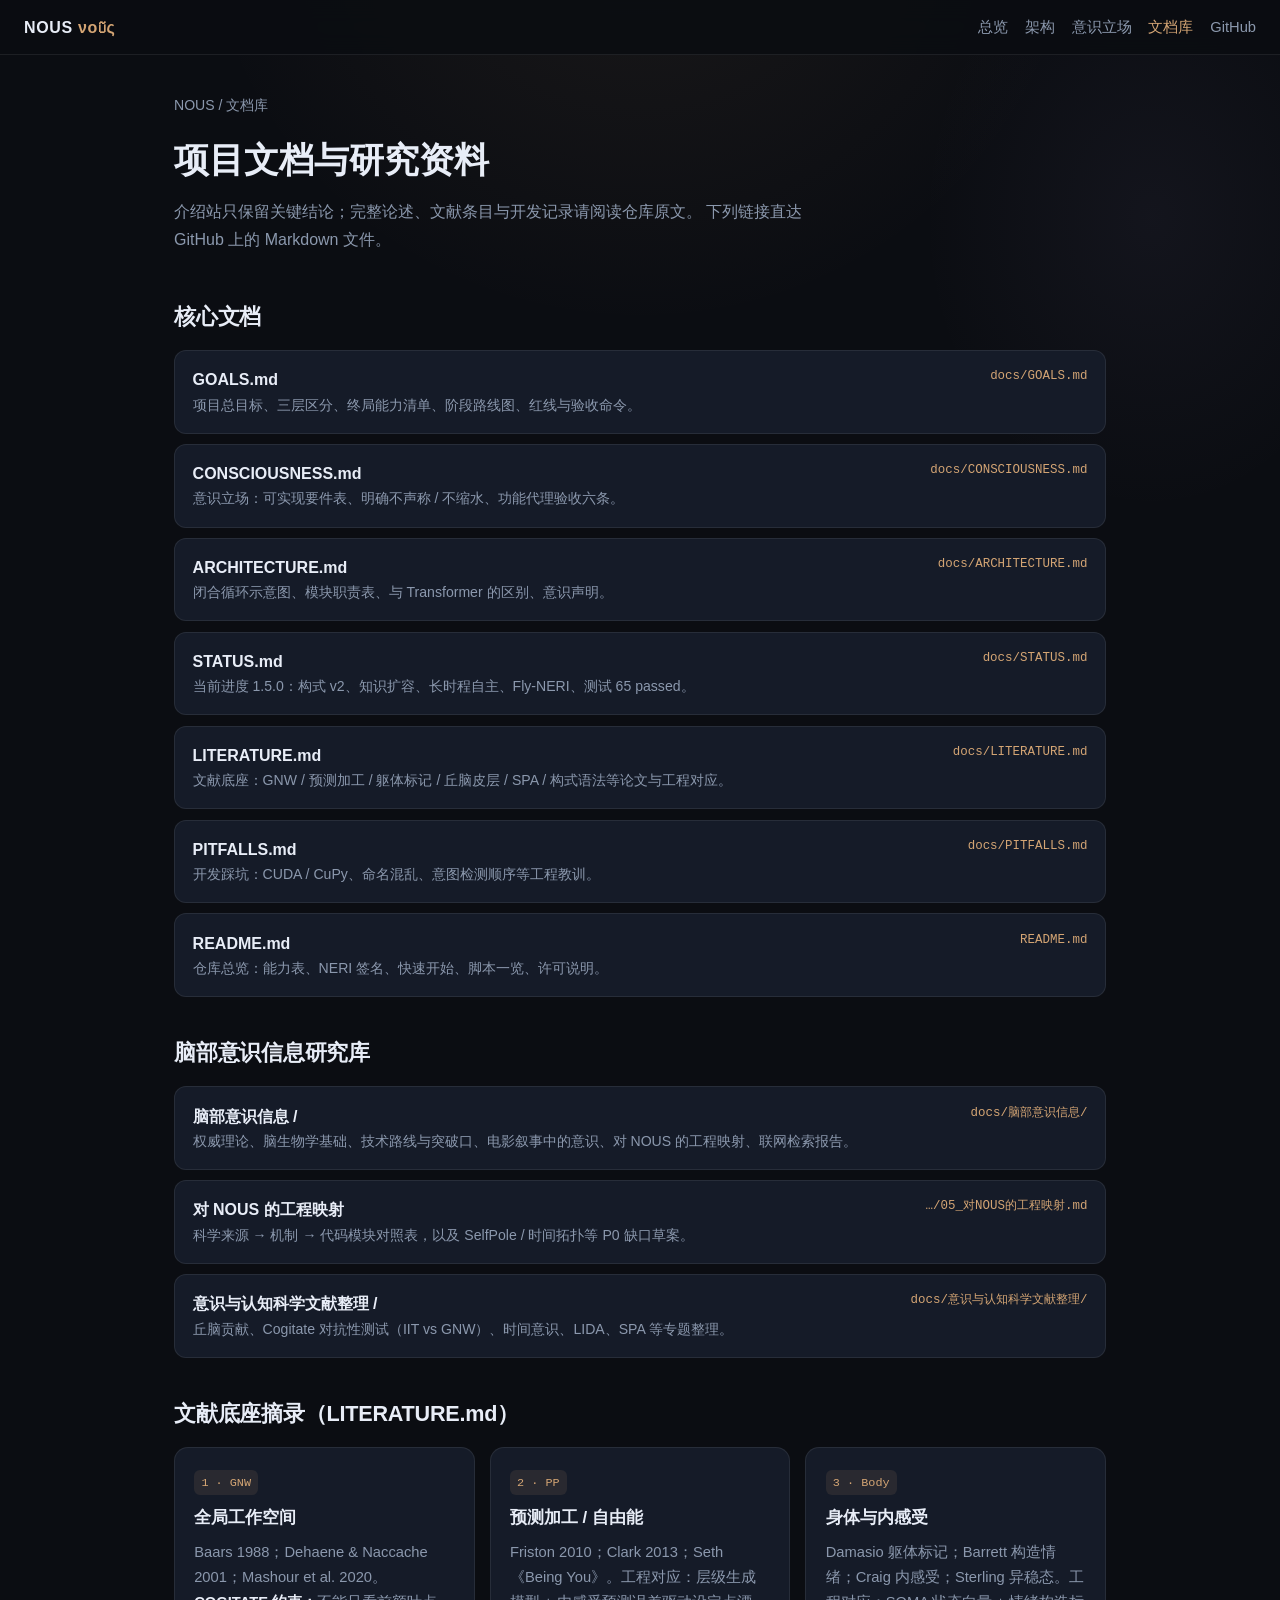
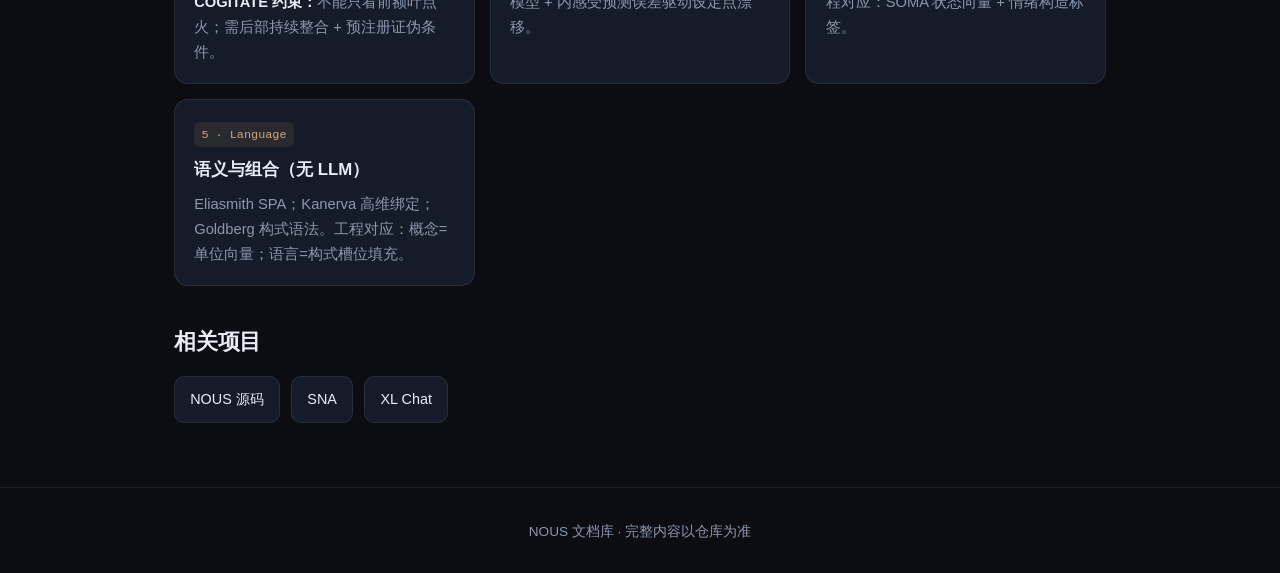
<file: docs/docs.html>
<!DOCTYPE html>
<html lang="zh-CN">
<head>
  <meta charset="UTF-8" />
  <meta name="viewport" content="width=device-width, initial-scale=1" />
  <title>文档库 · NOUS</title>
  <meta name="description" content="NOUS 仓库文档索引：架构、意识立场、目标、文献、踩坑、脑部意识信息研究库。" />
  <link rel="stylesheet" href="css/style.css" />
</head>
<body>
  <header class="topbar">
    <a class="brand" href="./">NOUS <span>νοῦς</span></a>
    <nav>
      <a href="index.html">总览</a>
      <a href="architecture.html">架构</a>
      <a href="consciousness.html">意识立场</a>
      <a href="docs.html" class="active">文档库</a>
      <a href="https://github.com/XL1126/NOUS" target="_blank" rel="noopener">GitHub</a>
    </nav>
  </header>

  <div class="wrap">
    <div class="page-hero">
      <div class="breadcrumb"><a href="./">NOUS</a> / 文档库</div>
      <h1>项目文档与研究资料</h1>
      <p class="lead">
        介绍站只保留关键结论；完整论述、文献条目与开发记录请阅读仓库原文。
        下列链接直达 GitHub 上的 Markdown 文件。
      </p>
    </div>

    <h2>核心文档</h2>
    <div class="doc-list">
      <a class="doc-item" href="https://github.com/XL1126/NOUS/blob/main/docs/GOALS.md" target="_blank" rel="noopener">
        <div><div class="t">GOALS.md</div><div class="d">项目总目标、三层区分、终局能力清单、阶段路线图、红线与验收命令。</div></div>
        <div class="g">docs/GOALS.md</div>
      </a>
      <a class="doc-item" href="https://github.com/XL1126/NOUS/blob/main/docs/CONSCIOUSNESS.md" target="_blank" rel="noopener">
        <div><div class="t">CONSCIOUSNESS.md</div><div class="d">意识立场：可实现要件表、明确不声称 / 不缩水、功能代理验收六条。</div></div>
        <div class="g">docs/CONSCIOUSNESS.md</div>
      </a>
      <a class="doc-item" href="https://github.com/XL1126/NOUS/blob/main/docs/ARCHITECTURE.md" target="_blank" rel="noopener">
        <div><div class="t">ARCHITECTURE.md</div><div class="d">闭合循环示意图、模块职责表、与 Transformer 的区别、意识声明。</div></div>
        <div class="g">docs/ARCHITECTURE.md</div>
      </a>
      <a class="doc-item" href="https://github.com/XL1126/NOUS/blob/main/docs/STATUS.md" target="_blank" rel="noopener">
        <div><div class="t">STATUS.md</div><div class="d">当前进度 1.5.0：构式 v2、知识扩容、长时程自主、Fly-NERI、测试 65 passed。</div></div>
        <div class="g">docs/STATUS.md</div>
      </a>
      <a class="doc-item" href="https://github.com/XL1126/NOUS/blob/main/docs/LITERATURE.md" target="_blank" rel="noopener">
        <div><div class="t">LITERATURE.md</div><div class="d">文献底座：GNW / 预测加工 / 躯体标记 / 丘脑皮层 / SPA / 构式语法等论文与工程对应。</div></div>
        <div class="g">docs/LITERATURE.md</div>
      </a>
      <a class="doc-item" href="https://github.com/XL1126/NOUS/blob/main/docs/PITFALLS.md" target="_blank" rel="noopener">
        <div><div class="t">PITFALLS.md</div><div class="d">开发踩坑：CUDA / CuPy、命名混乱、意图检测顺序等工程教训。</div></div>
        <div class="g">docs/PITFALLS.md</div>
      </a>
      <a class="doc-item" href="https://github.com/XL1126/NOUS/blob/main/README.md" target="_blank" rel="noopener">
        <div><div class="t">README.md</div><div class="d">仓库总览：能力表、NERI 签名、快速开始、脚本一览、许可说明。</div></div>
        <div class="g">README.md</div>
      </a>
    </div>

    <h2>脑部意识信息研究库</h2>
    <div class="doc-list">
      <a class="doc-item" href="https://github.com/XL1126/NOUS/tree/main/docs/%E8%84%91%E9%83%A8%E6%84%8F%E8%AF%86%E4%BF%A1%E6%81%AF" target="_blank" rel="noopener">
        <div><div class="t">脑部意识信息 /</div><div class="d">权威理论、脑生物学基础、技术路线与突破口、电影叙事中的意识、对 NOUS 的工程映射、联网检索报告。</div></div>
        <div class="g">docs/脑部意识信息/</div>
      </a>
      <a class="doc-item" href="https://github.com/XL1126/NOUS/blob/main/docs/%E8%84%91%E9%83%A8%E6%84%8F%E8%AF%86%E4%BF%A1%E6%81%AF/05_%E5%AF%B9NOUS%E7%9A%84%E5%B7%A5%E7%A8%8B%E6%98%A0%E5%B0%84.md" target="_blank" rel="noopener">
        <div><div class="t">对 NOUS 的工程映射</div><div class="d">科学来源 → 机制 → 代码模块对照表，以及 SelfPole / 时间拓扑等 P0 缺口草案。</div></div>
        <div class="g">…/05_对NOUS的工程映射.md</div>
      </a>
      <a class="doc-item" href="https://github.com/XL1126/NOUS/tree/main/docs/%E6%84%8F%E8%AF%86%E4%B8%8E%E8%AE%A4%E7%9F%A5%E7%A7%91%E5%AD%A6%E6%96%87%E7%8C%AE%E6%95%B4%E7%90%86" target="_blank" rel="noopener">
        <div><div class="t">意识与认知科学文献整理 /</div><div class="d">丘脑贡献、Cogitate 对抗性测试（IIT vs GNW）、时间意识、LIDA、SPA 等专题整理。</div></div>
        <div class="g">docs/意识与认知科学文献整理/</div>
      </a>
    </div>

    <h2>文献底座摘录（LITERATURE.md）</h2>
    <div class="grid">
      <div class="card">
        <div class="tag">1 · GNW</div>
        <h3>全局工作空间</h3>
        <p>Baars 1988；Dehaene &amp; Naccache 2001；Mashour et al. 2020。
        <strong>COGITATE 约束：</strong>不能只看前额叶点火；需后部持续整合 + 预注册证伪条件。</p>
      </div>
      <div class="card">
        <div class="tag">2 · PP</div>
        <h3>预测加工 / 自由能</h3>
        <p>Friston 2010；Clark 2013；Seth《Being You》。工程对应：层级生成模型 + 内感受预测误差驱动设定点漂移。</p>
      </div>
      <div class="card">
        <div class="tag">3 · Body</div>
        <h3>身体与内感受</h3>
        <p>Damasio 躯体标记；Barrett 构造情绪；Craig 内感受；Sterling 异稳态。工程对应：SOMA 状态向量 + 情绪构造标签。</p>
      </div>
      <div class="card">
        <div class="tag">5 · Language</div>
        <h3>语义与组合（无 LLM）</h3>
        <p>Eliasmith SPA；Kanerva 高维绑定；Goldberg 构式语法。工程对应：概念=单位向量；语言=构式槽位填充。</p>
      </div>
    </div>

    <h2>相关项目</h2>
    <div class="sites">
      <a href="https://github.com/XL1126/NOUS" target="_blank" rel="noopener">NOUS 源码</a>
      <a href="https://github.com/XL1126/Simulated-neuron-architecture" target="_blank" rel="noopener">SNA</a>
      <a href="https://github.com/XL1126/xlchat-login-skeleton" target="_blank" rel="noopener">XL Chat</a>
    </div>
  </div>

  <footer>NOUS 文档库 · 完整内容以仓库为准</footer>
</body>
</html>
</file>
<file: docs/css/style.css>
:root {
  --bg: #0b0d12;
  --bg2: #0f131c;
  --card: #151b28;
  --ink: #e8edf7;
  --muted: #8b98ad;
  --accent: #d4a574;
  --accent-2: #9b8ec8;
  --line: rgba(255,255,255,0.08);
  --radius: 14px;
  --font: "Segoe UI","PingFang SC","Microsoft YaHei",sans-serif;
  --mono: ui-monospace,Consolas,"Cascadia Code",monospace;
}

* { box-sizing:border-box; margin:0; padding:0; }
html { scroll-behavior:smooth; }
body {
  font-family:var(--font);
  background:
    radial-gradient(ellipse 70% 40% at 50% -5%, rgba(212,165,116,0.08), transparent 50%),
    radial-gradient(ellipse 40% 30% at 90% 10%, rgba(155,142,200,0.06), transparent 45%),
    var(--bg);
  color:var(--ink);
  line-height:1.7;
  min-height:100vh;
}
a { color:var(--accent); text-decoration:none; }
a:hover { text-decoration:underline; }
code {
  font-family:var(--mono); font-size:0.86em;
  background:rgba(212,165,116,0.12); color:var(--accent);
  padding:0.1em 0.4em; border-radius:4px;
}
strong { color:var(--ink); font-weight:600; }

.topbar {
  position:sticky; top:0; z-index:30;
  display:flex; align-items:center; justify-content:space-between; gap:1rem;
  padding:0.85rem 1.5rem;
  background:rgba(11,13,18,0.88); backdrop-filter:blur(12px);
  border-bottom:1px solid var(--line);
}
.brand { font-weight:700; letter-spacing:0.04em; color:var(--ink); text-decoration:none; }
.brand span { color:var(--accent); }
.topbar nav { display:flex; gap:1.05rem; flex-wrap:wrap; }
.topbar nav a { color:var(--muted); font-size:0.92rem; text-decoration:none; }
.topbar nav a:hover, .topbar nav a.active { color:var(--accent); }

.wrap { max-width:980px; margin:0 auto; padding:0 1.5rem 4rem; }

.hero { padding:3.25rem 0 1.5rem; }
.eyebrow {
  display:inline-block; font-size:0.78rem; letter-spacing:0.08em;
  color:var(--accent-2); background:rgba(155,142,200,0.12);
  border:1px solid rgba(155,142,200,0.28); border-radius:999px;
  padding:0.28rem 0.8rem; margin-bottom:1.15rem;
}
.hero h1 { font-size:clamp(1.9rem,5vw,2.75rem); line-height:1.2; letter-spacing:-0.02em; margin-bottom:0.85rem; }
.hero .lead { color:var(--muted); font-size:1.06rem; max-width:42em; margin-bottom:1.4rem; }
.actions { display:flex; flex-wrap:wrap; gap:0.75rem; }

.btn {
  display:inline-flex; align-items:center; gap:0.4rem;
  padding:0.7rem 1.15rem; border-radius:11px; border:1px solid transparent;
  font-size:0.94rem; font-family:inherit; text-decoration:none; cursor:pointer;
  transition:transform .2s, filter .2s, border-color .2s, color .2s;
}
.btn:hover { text-decoration:none; transform:translateY(-1px); }
.btn-primary { background:linear-gradient(135deg,#d4a574,#b8895a); color:#1a1208; font-weight:600; }
.btn-primary:hover { filter:brightness(1.06); }
.btn-ghost { color:var(--ink); border-color:var(--line); background:transparent; }
.btn-ghost:hover { border-color:var(--accent); color:var(--accent); }

.notice {
  margin:0 0 1.75rem; padding:1rem 1.25rem;
  border-left:3px solid var(--accent-2);
  background:rgba(155,142,200,0.08);
  border-radius:0 var(--radius) var(--radius) 0;
  color:var(--muted); font-size:0.95rem;
}

h2 { font-size:1.35rem; margin:2.4rem 0 0.9rem; letter-spacing:-0.01em; }
h3 { font-size:1.05rem; margin-bottom:0.45rem; }
p.body { color:var(--muted); margin-bottom:0.85rem; max-width:48em; }
p.body + p.body { margin-top:0; }

.grid { display:grid; grid-template-columns:repeat(auto-fill,minmax(250px,1fr)); gap:0.95rem; }
.card {
  background:var(--card); border:1px solid var(--line);
  border-radius:var(--radius); padding:1.15rem 1.2rem;
}
.card p { color:var(--muted); font-size:0.92rem; }
.card .tag {
  display:inline-block; font-family:var(--mono); font-size:0.74rem;
  color:var(--accent); background:rgba(212,165,116,0.1);
  padding:0.15rem 0.45rem; border-radius:6px; margin-bottom:0.55rem;
}

.table-wrap { overflow-x:auto; border:1px solid var(--line); border-radius:var(--radius); background:var(--card); }
table { width:100%; border-collapse:collapse; font-size:0.92rem; }
th, td { text-align:left; padding:0.72rem 0.95rem; border-bottom:1px solid var(--line); vertical-align:top; }
th { background:rgba(255,255,255,0.03); color:var(--muted); font-weight:600; font-size:0.8rem; letter-spacing:0.04em; text-transform:uppercase; }
tr:last-child td { border-bottom:none; }
td:first-child { color:var(--ink); font-weight:500; }

.layers { display:grid; gap:0.6rem; }
.layer {
  display:grid; grid-template-columns:7.2rem 1fr; gap:0.85rem;
  background:var(--card); border:1px solid var(--line);
  border-radius:12px; padding:0.9rem 1rem;
}
.layer .name { font-family:var(--mono); font-size:0.82rem; color:var(--accent); padding-top:0.15rem; }
.layer p { color:var(--muted); font-size:0.92rem; }

.arch {
  background:var(--bg2); border:1px solid var(--line);
  border-radius:var(--radius); padding:1.2rem; overflow-x:auto;
}
.arch pre {
  font-family:var(--mono); font-size:0.78rem; line-height:1.55;
  color:var(--muted); white-space:pre;
}
.arch pre .hi { color:var(--accent); }
.arch pre .hi2 { color:var(--accent-2); }

.faq details {
  background:var(--card); border:1px solid var(--line);
  border-radius:12px; padding:0.9rem 1.1rem; margin-bottom:0.65rem;
}
.faq summary { cursor:pointer; font-weight:600; color:var(--ink); list-style:none; }
.faq summary::-webkit-details-marker { display:none; }
.faq summary::before { content:"▸ "; color:var(--accent); }
.faq details[open] summary::before { content:"▾ "; }
.faq details p, .faq details li { color:var(--muted); font-size:0.94rem; margin-top:0.55rem; }
.faq ul { padding-left:1.15rem; }

.doc-list { display:grid; gap:0.65rem; }
.doc-item {
  display:flex; flex-wrap:wrap; justify-content:space-between; gap:0.6rem;
  background:var(--card); border:1px solid var(--line);
  border-radius:12px; padding:0.95rem 1.1rem;
  color:inherit; text-decoration:none;
  transition:border-color .2s, transform .2s;
}
.doc-item:hover { border-color:var(--accent); transform:translateY(-1px); text-decoration:none; }
.doc-item .t { font-weight:600; color:var(--ink); }
.doc-item .d { color:var(--muted); font-size:0.88rem; flex:1 1 12rem; }
.doc-item .g { font-family:var(--mono); font-size:0.78rem; color:var(--accent); }

.chips { display:flex; flex-wrap:wrap; gap:0.45rem; margin:0.75rem 0 0; }
.chip {
  font-size:0.82rem; color:var(--muted);
  border:1px solid var(--line); border-radius:999px;
  padding:0.25rem 0.7rem; background:rgba(255,255,255,0.02);
}

.formula {
  font-family:var(--mono); font-size:0.92rem; color:var(--accent);
  background:rgba(212,165,116,0.08); border:1px dashed rgba(212,165,116,0.28);
  border-radius:12px; padding:0.9rem 1.1rem; margin:0.75rem 0;
  overflow-x:auto;
}

.metric-row { display:grid; grid-template-columns:repeat(auto-fill,minmax(170px,1fr)); gap:0.7rem; }
.metric {
  background:var(--card); border:1px solid var(--line);
  border-radius:12px; padding:0.85rem 1rem;
}
.metric .k { color:var(--muted); font-size:0.8rem; }
.metric .v { font-family:var(--mono); color:var(--accent); font-size:0.95rem; margin-top:0.25rem; }

.sites { display:flex; flex-wrap:wrap; gap:0.7rem; margin-top:0.75rem; }
.sites a {
  background:var(--card); border:1px solid var(--line); border-radius:10px;
  padding:0.65rem 0.95rem; color:var(--ink); font-size:0.9rem; text-decoration:none;
}
.sites a:hover { border-color:var(--accent); color:var(--accent); }

footer {
  border-top:1px solid var(--line); text-align:center;
  color:var(--muted); font-size:0.85rem; padding:2rem 1rem;
}
footer a { color:var(--muted); }

.page-hero { padding:2.4rem 0 0.5rem; }
.page-hero h1 { font-size:clamp(1.6rem,4vw,2.2rem); margin-bottom:0.55rem; }
.page-hero .lead { color:var(--muted); max-width:42em; }

.breadcrumb { font-size:0.88rem; color:var(--muted); margin-bottom:0.75rem; }
.breadcrumb a { color:var(--muted); }
.breadcrumb a:hover { color:var(--accent); }
</file>
<file: website/css/style.css>
:root {
  --bg: #0b0d12;
  --bg-elev: #121722;
  --card: #161c2a;
  --ink: #e8edf7;
  --muted: #8e9bb0;
  --accent: #d4a574;
  --accent-2: #8b7ec8;
  --border: rgba(255,255,255,0.08);
  --radius: 14px;
  --font: "Segoe UI", "PingFang SC", "Microsoft YaHei", sans-serif;
  --mono: ui-monospace, "Cascadia Code", Consolas, monospace;
}

* { box-sizing: border-box; margin: 0; padding: 0; }

body {
  font-family: var(--font);
  background: var(--bg);
  color: var(--ink);
  line-height: 1.65;
  min-height: 100vh;
}

a { color: var(--accent); text-decoration: none; }
a:hover { text-decoration: underline; }
code {
  font-family: var(--mono);
  font-size: 0.88em;
  background: rgba(212,165,116,0.12);
  color: var(--accent);
  padding: 0.1em 0.4em;
  border-radius: 4px;
}

.topbar {
  position: sticky;
  top: 0;
  z-index: 20;
  display: flex;
  align-items: center;
  justify-content: space-between;
  gap: 1rem;
  padding: 0.9rem 1.5rem;
  background: rgba(11,13,18,0.85);
  backdrop-filter: blur(10px);
  border-bottom: 1px solid var(--border);
}

.brand {
  font-weight: 700;
  letter-spacing: 0.04em;
  color: var(--ink);
  text-decoration: none;
}
.brand span { color: var(--accent); }

.topbar nav { display: flex; gap: 1.1rem; flex-wrap: wrap; }
.topbar nav a { color: var(--muted); font-size: 0.92rem; }
.topbar nav a:hover { color: var(--accent); text-decoration: none; }

.hero {
  max-width: 960px;
  margin: 0 auto;
  padding: 3.5rem 1.5rem 2rem;
}

.eyebrow {
  display: inline-flex;
  align-items: center;
  gap: 0.45rem;
  font-size: 0.78rem;
  letter-spacing: 0.08em;
  text-transform: uppercase;
  color: var(--accent-2);
  background: rgba(139,126,200,0.12);
  border: 1px solid rgba(139,126,200,0.28);
  border-radius: 999px;
  padding: 0.25rem 0.75rem;
  margin-bottom: 1.2rem;
}

.hero h1 {
  font-size: clamp(1.9rem, 5vw, 2.8rem);
  line-height: 1.2;
  letter-spacing: -0.02em;
  margin-bottom: 0.9rem;
}

.hero .lead {
  color: var(--muted);
  font-size: 1.08rem;
  max-width: 40em;
  margin-bottom: 1.5rem;
}

.hero-actions { display: flex; flex-wrap: wrap; gap: 0.75rem; }

.btn {
  display: inline-flex;
  align-items: center;
  gap: 0.4rem;
  padding: 0.7rem 1.15rem;
  border-radius: 10px;
  border: 1px solid transparent;
  font-size: 0.95rem;
  text-decoration: none;
  cursor: pointer;
  font-family: inherit;
}

.btn:hover { text-decoration: none; }
.btn-primary {
  background: linear-gradient(135deg, #d4a574, #b8895a);
  color: #1a1208;
  font-weight: 600;
}
.btn-primary:hover { filter: brightness(1.06); }
.btn-ghost {
  background: transparent;
  color: var(--ink);
  border-color: var(--border);
}
.btn-ghost:hover { border-color: var(--accent); color: var(--accent); }

.notice {
  max-width: 960px;
  margin: 0 auto 1.5rem;
  padding: 0.95rem 1.25rem;
  border-left: 3px solid var(--accent-2);
  background: rgba(139,126,200,0.08);
  color: var(--muted);
  border-radius: 0 var(--radius) var(--radius) 0;
  font-size: 0.95rem;
}

main.section {
  max-width: 960px;
  margin: 0 auto;
  padding: 1rem 1.5rem 3rem;
}

h2 {
  font-size: 1.35rem;
  margin: 2.4rem 0 0.9rem;
  letter-spacing: -0.01em;
}

h3 { font-size: 1.05rem; margin-bottom: 0.45rem; }

.grid {
  display: grid;
  grid-template-columns: repeat(auto-fill, minmax(250px, 1fr));
  gap: 1rem;
}

.card {
  background: var(--card);
  border: 1px solid var(--border);
  border-radius: var(--radius);
  padding: 1.2rem;
}

.card p { color: var(--muted); font-size: 0.92rem; }
.card .tag {
  display: inline-block;
  font-family: var(--mono);
  font-size: 0.75rem;
  color: var(--accent);
  background: rgba(212,165,116,0.1);
  padding: 0.15rem 0.45rem;
  border-radius: 6px;
  margin-bottom: 0.55rem;
}

.arch {
  background: var(--bg-elev);
  border: 1px solid var(--border);
  border-radius: var(--radius);
  padding: 1.25rem;
  overflow-x: auto;
}

.arch pre {
  font-family: var(--mono);
  font-size: 0.82rem;
  line-height: 1.55;
  color: var(--muted);
  white-space: pre;
}

.arch pre strong { color: var(--accent); font-weight: 600; }

table {
  width: 100%;
  border-collapse: collapse;
  font-size: 0.92rem;
  background: var(--card);
  border: 1px solid var(--border);
  border-radius: var(--radius);
  overflow: hidden;
}

th, td {
  text-align: left;
  padding: 0.75rem 0.95rem;
  border-bottom: 1px solid var(--border);
  vertical-align: top;
}

th {
  background: rgba(255,255,255,0.03);
  color: var(--muted);
  font-weight: 600;
  font-size: 0.82rem;
  text-transform: uppercase;
  letter-spacing: 0.04em;
}

tr:last-child td { border-bottom: none; }
td:first-child { color: var(--ink); font-weight: 500; white-space: nowrap; }

.layers {
  display: grid;
  gap: 0.65rem;
}

.layer {
  display: grid;
  grid-template-columns: 7.5rem 1fr;
  gap: 0.75rem;
  align-items: start;
  background: var(--card);
  border: 1px solid var(--border);
  border-radius: 12px;
  padding: 0.9rem 1rem;
}

.layer .name {
  font-family: var(--mono);
  font-size: 0.82rem;
  color: var(--accent);
  padding-top: 0.15rem;
}

.layer p { color: var(--muted); font-size: 0.92rem; }

.faq details {
  background: var(--card);
  border: 1px solid var(--border);
  border-radius: 12px;
  padding: 0.9rem 1.1rem;
  margin-bottom: 0.65rem;
}

.faq summary {
  cursor: pointer;
  font-weight: 600;
  color: var(--ink);
  list-style: none;
}

.faq summary::-webkit-details-marker { display: none; }
.faq summary::before { content: "▸ "; color: var(--accent); }
.faq details[open] summary::before { content: "▾ "; }
.faq details p {
  margin-top: 0.7rem;
  color: var(--muted);
  font-size: 0.95rem;
}

.sites {
  display: flex;
  flex-wrap: wrap;
  gap: 0.75rem;
  margin-top: 1rem;
}

.sites a {
  background: var(--card);
  border: 1px solid var(--border);
  border-radius: 10px;
  padding: 0.65rem 0.95rem;
  color: var(--ink);
  font-size: 0.9rem;
  text-decoration: none;
}

.sites a:hover { border-color: var(--accent); color: var(--accent); }

footer {
  border-top: 1px solid var(--border);
  text-align: center;
  color: var(--muted);
  font-size: 0.85rem;
  padding: 2rem 1rem;
}

footer a { color: var(--muted); }
</file>
